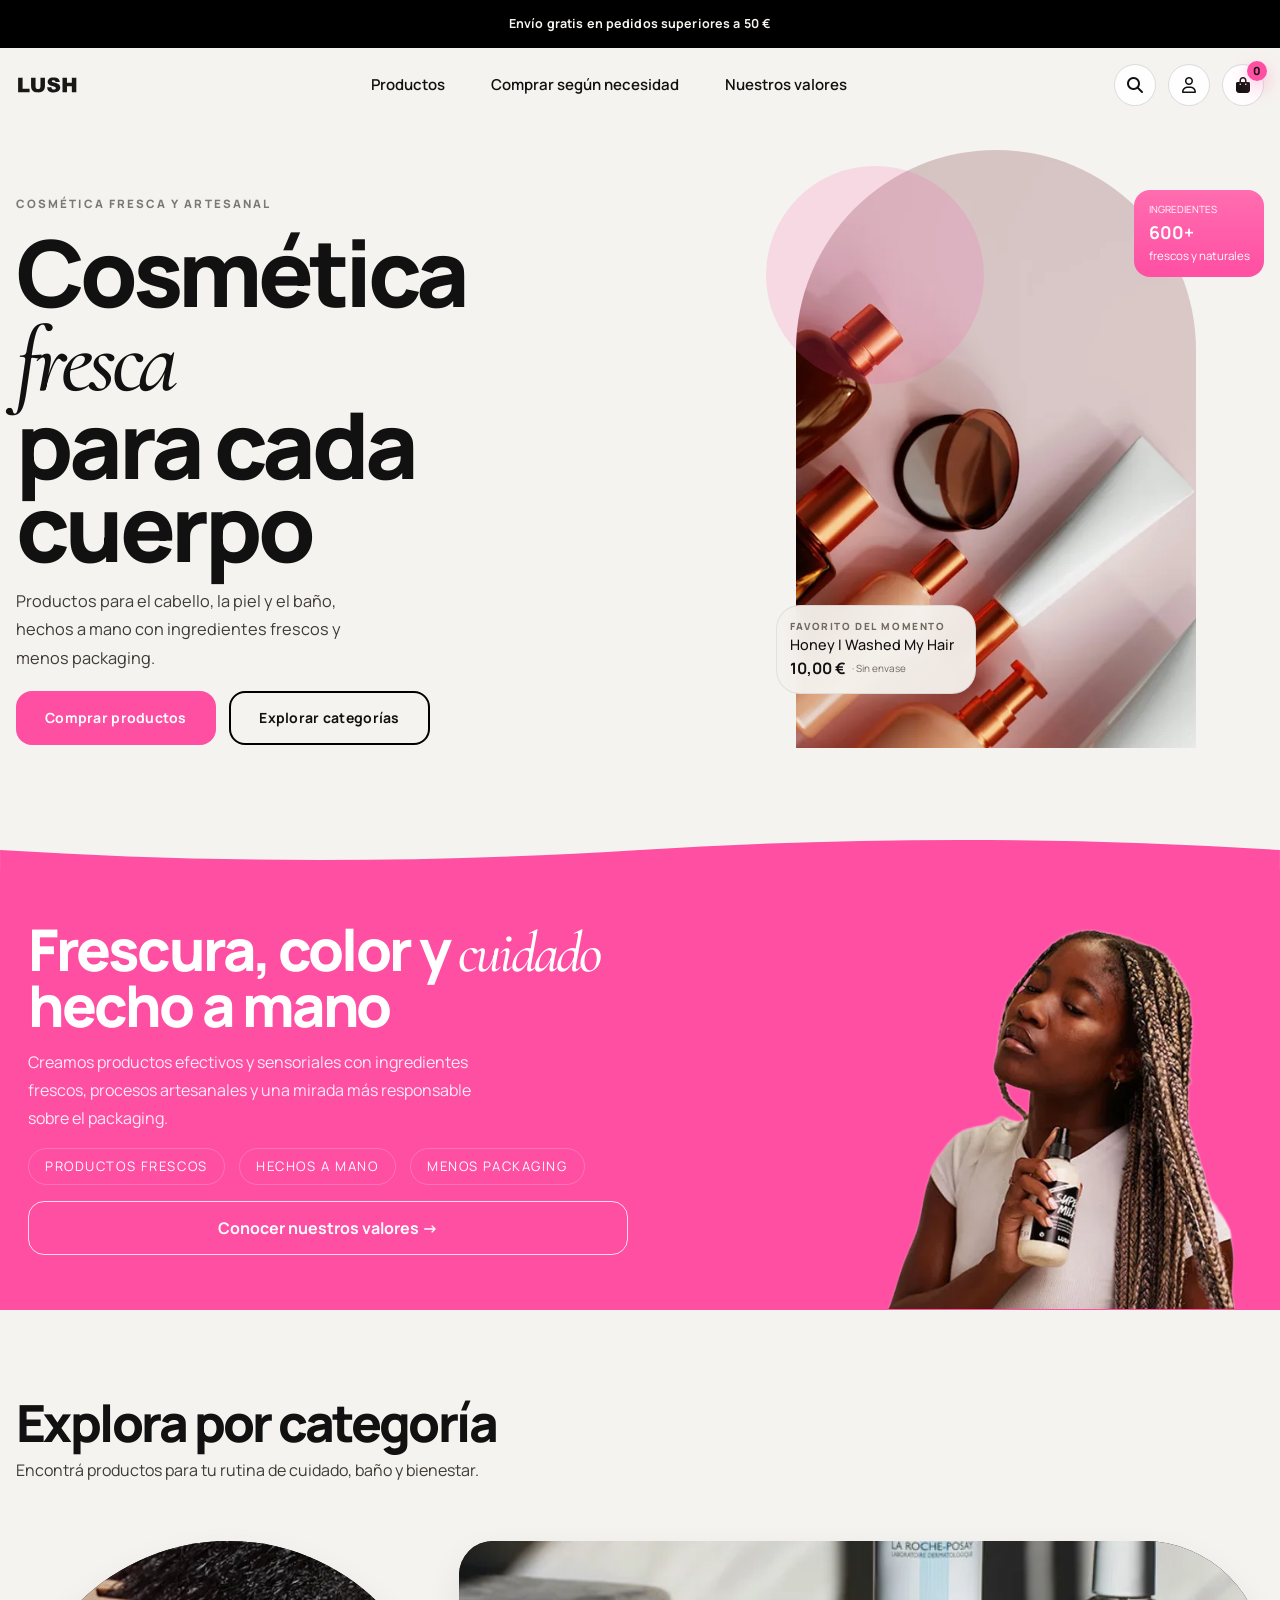
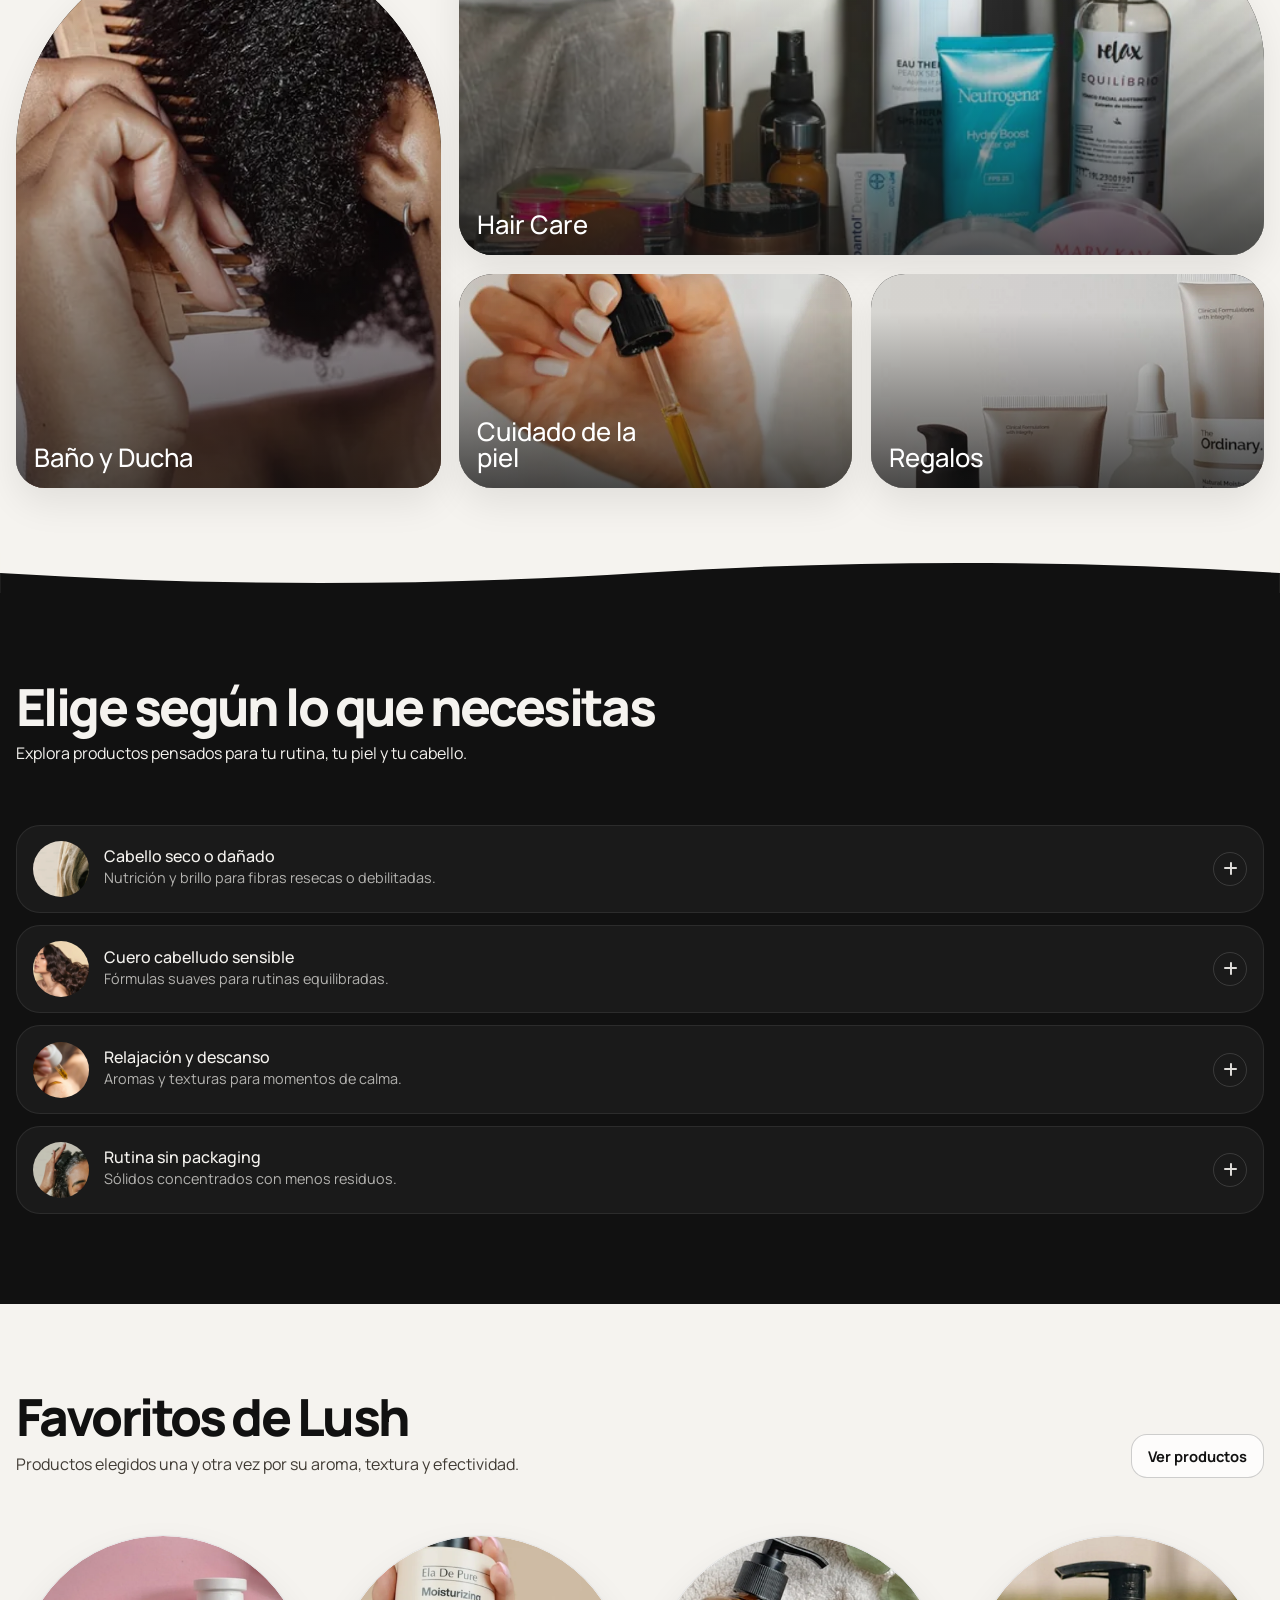
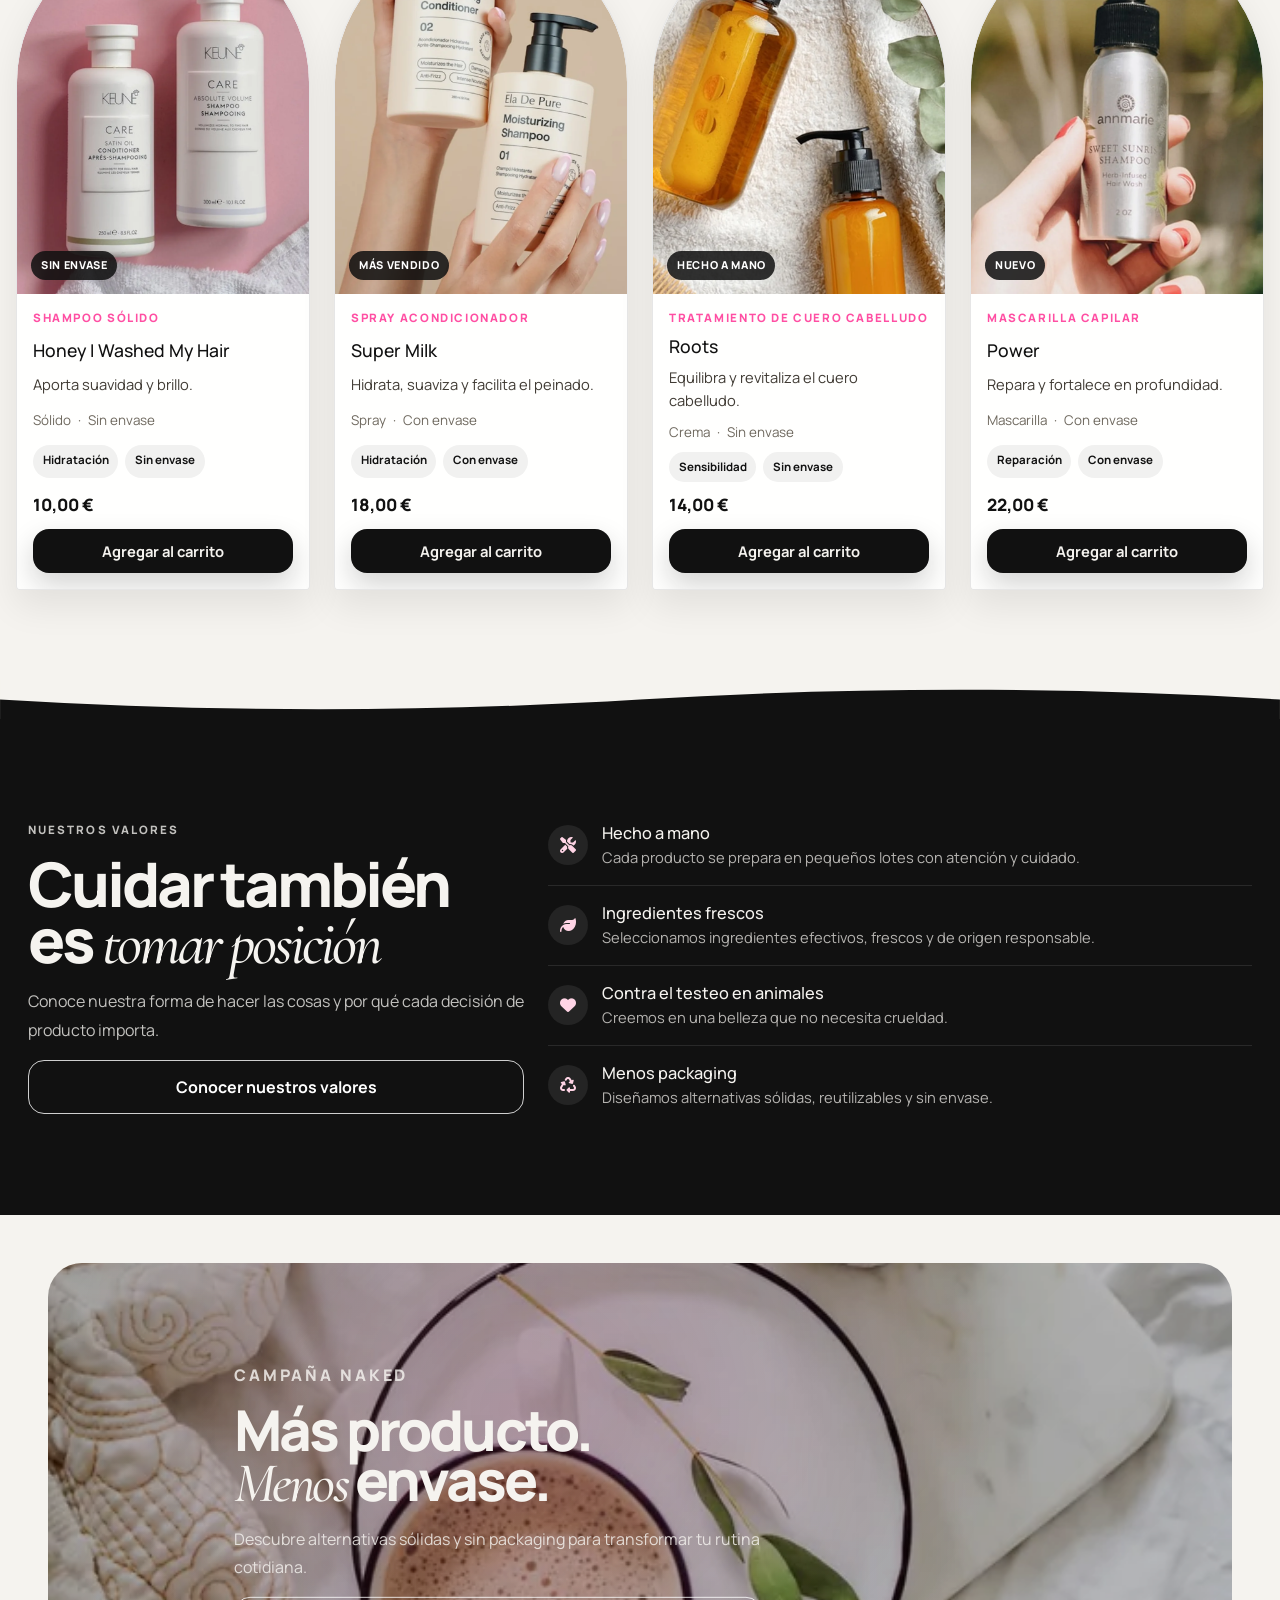
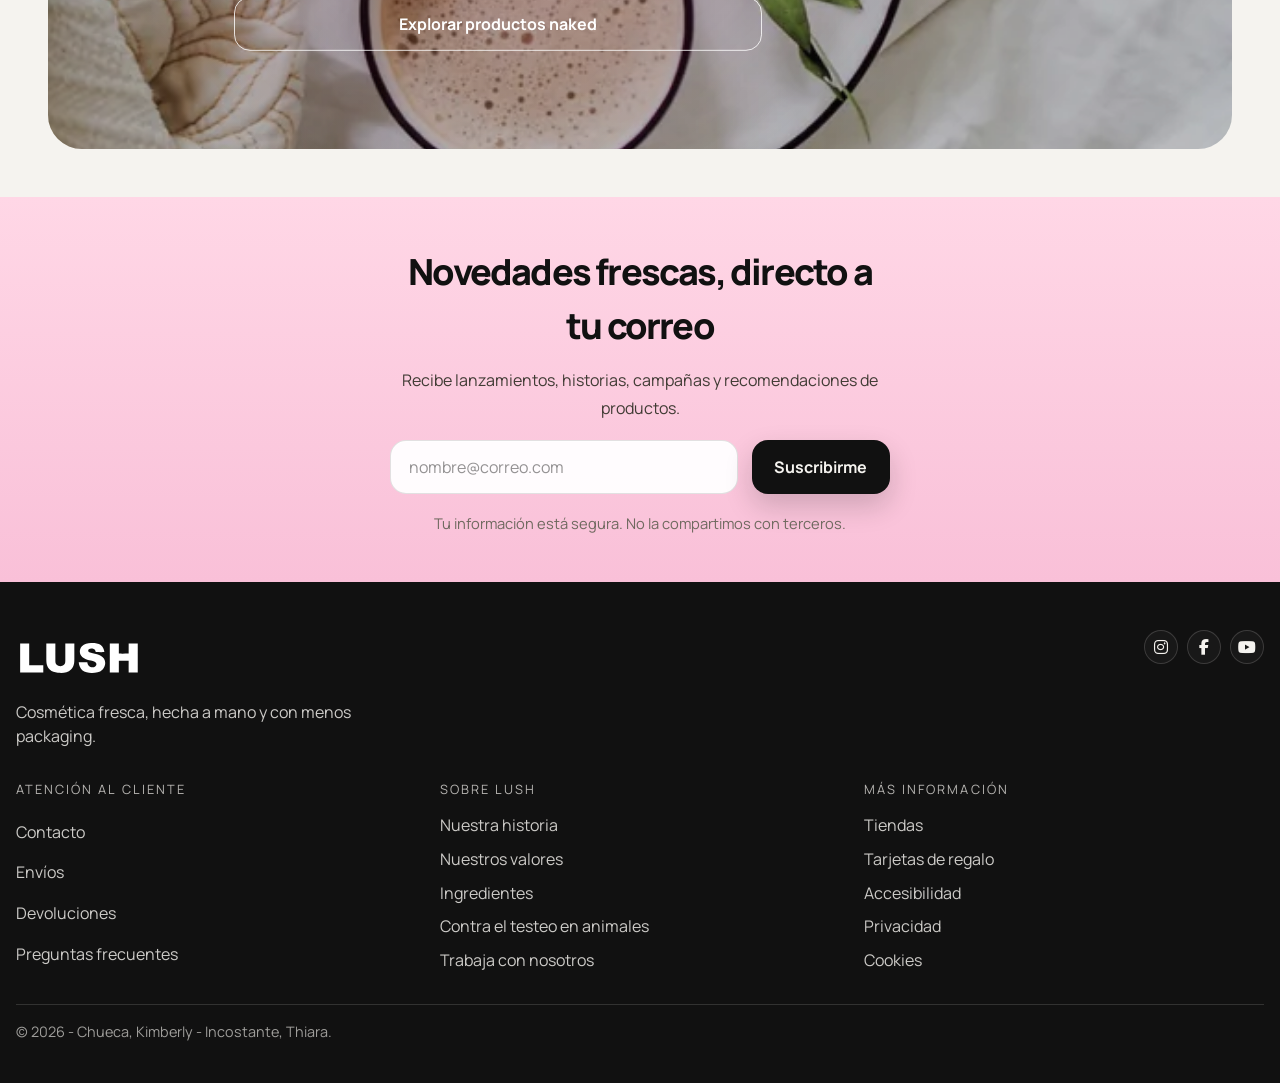
<file: index.html>
<!doctype html>
<html lang="es-ES">
<head>
  <meta charset="utf-8">
  <meta name="viewport" content="width=device-width, initial-scale=1">
  <meta name="description" content="Rediseño de LUSH Cosmetics con una estética premium, navegación clara y experiencia responsive.">
  <title>LUSH Cosmetics | Rediseño</title>
  <link rel="icon" href="assets/lush_tabicon.svg" type="image/svg+xml">
  <link rel="preconnect" href="https://fonts.googleapis.com">
  <link rel="preconnect" href="https://fonts.gstatic.com" crossorigin>
  <link href="https://fonts.googleapis.com/css2?family=Cormorant+Garamond:ital,wght@0,500;0,600;1,500;1,600&family=Manrope:wght@400;500;600;700;800&display=swap" rel="stylesheet">
  <link href="https://cdn.jsdelivr.net/npm/bootstrap@5.3.3/dist/css/bootstrap.min.css" rel="stylesheet">
  <link rel="stylesheet" href="https://cdnjs.cloudflare.com/ajax/libs/font-awesome/6.5.2/css/all.min.css" referrerpolicy="no-referrer">
  <link rel="stylesheet" href="css/estilos.css">
</head>
<body data-page="home" data-asset-base="">
  <div class="site-overlay" data-overlay hidden></div>

  <header class="site-header">
    <div class="announcement-bar">
      <div class="shell announcement-bar__inner">
        Envío gratis en pedidos superiores a 50 €
      </div>
    </div>

    <div class="shell site-header__inner">
      <h1 class="logo brand-logo">
        <a href="index.html" aria-label="LUSH Cosmetics">
          <span class="sr-only">LUSH Cosmetics</span>
        </a>
      </h1>

      <nav class="site-nav site-nav--desktop" aria-label="Principal">
        <a class="site-nav__link" href="secciones/productos.html">Productos</a>
        <a class="site-nav__link" href="#needs">Comprar según necesidad</a>
        <a class="site-nav__link" href="#values">Nuestros valores</a>
      </nav>

      <div class="site-actions">
        <button class="icon-button icon-button--menu" type="button" data-menu-toggle aria-controls="mobile-menu" aria-expanded="false">
          <i class="fa-solid fa-bars" aria-hidden="true"></i>
          <span class="sr-only">Abrir menú</span>
        </button>

        <a class="icon-button icon-button--search" href="secciones/productos.html#catalog" aria-label="Buscar productos">
          <i class="fa-solid fa-magnifying-glass" aria-hidden="true"></i>
        </a>

        <button class="icon-button" type="button" data-account-button aria-label="Mi cuenta">
          <i class="fa-regular fa-user" aria-hidden="true"></i>
        </button>

        <button class="icon-button icon-button--cart" type="button" data-cart-toggle aria-controls="cart-drawer" aria-expanded="false">
          <i class="fa-solid fa-bag-shopping" aria-hidden="true"></i>
          <span class="cart-badge" data-cart-count>0</span>
          <span class="sr-only">Abrir carrito</span>
        </button>
      </div>
    </div>
  </header>

  <nav class="mobile-menu" id="mobile-menu" data-mobile-menu hidden aria-label="Menú móvil">
    <div class="mobile-menu__panel shell">
      <div class="mobile-menu__header">
        <span>Menú</span>
        <button class="icon-button icon-button--close" type="button" data-menu-close aria-label="Cerrar menú">
          <i class="fa-solid fa-xmark" aria-hidden="true"></i>
        </button>
      </div>

      <div class="mobile-menu__links">
        <a href="secciones/productos.html">Productos</a>
        <a href="#categories">Explora por categoría</a>
        <a href="#needs">Elige según lo que necesitas</a>
        <a href="#values">Nuestros valores</a>
        <a href="#newsletter">Novedades</a>
      </div>

      <div class="mobile-menu__actions">
        <a class="button button--ghost button--full" href="secciones/productos.html#catalog">Buscar productos</a>
        <button class="button button--ghost button--full" type="button" data-account-button>Mi cuenta</button>
      </div>
    </div>
  </nav>

  <aside class="cart-drawer" id="cart-drawer" data-cart-drawer hidden aria-label="Carrito de compra">
    <div class="cart-drawer__panel">
      <div class="cart-drawer__header">
        <div>
          <p class="eyebrow eyebrow--small">Tu carrito</p>
          <h2>Lista para llevar</h2>
        </div>
        <button class="icon-button icon-button--close" type="button" data-cart-close aria-label="Cerrar carrito">
          <i class="fa-solid fa-xmark" aria-hidden="true"></i>
        </button>
      </div>

      <div class="cart-drawer__content" data-cart-items></div>

      <div class="cart-drawer__summary">
        <div class="cart-drawer__totals">
          <span>Total</span>
          <strong data-cart-total>0,00 €</strong>
        </div>
        <p class="cart-drawer__shipping" data-cart-shipping>Te faltan 50,00 € para envío gratis.</p>
        <button class="button button--primary button--full" type="button">Finalizar compra</button>
      </div>
    </div>
  </aside>

  <main>
    <section class="hero hero--home">
      <div class="shell hero__grid hero__grid--home row align-items-center g-5">
        <div class="hero__copy col-12 col-lg-5">
          <p class="eyebrow">Cosmética fresca y artesanal</p>
          <h2 class="hero__title">
            Cosmética<br>
            <span class="serif-accent">fresca</span><br>
            para cada<br>
            cuerpo
          </h2>
          <p class="hero__lead">Productos para el cabello, la piel y el baño,
            <br>hechos a mano con ingredientes frescos y
            <br>menos packaging.</p>

          <div class="hero__actions">
            <a class="button button--accent" href="secciones/productos.html">Comprar productos</a>
            <a class="button button--outline" href="#categories">Explorar categorías</a>
          </div>
        </div>

        <div class="hero__visual col-12 col-lg-7">
          <img
          class="hero__visual-image"
          src="assets/webp/imagen-home/home-header-desktop.jpg"
          srcset="assets/webp/imagen-home/home-header-mobile.webp 640w, assets/webp/imagen-home/home-header-tablet.webp 960w, assets/webp/imagen-home/home-header-desktop.jpg 1400w"
          sizes="(min-width: 1200px) 52vw, 100vw"
          alt="Packshots de cosmética fresca de LUSH"
          loading="eager"
          fetchpriority="high">

          <div class="hero__visual-content">
            <div class="hero__tag">
              <span>INGREDIENTES</span>
              <strong>600+</strong>
              <span>frescos y naturales</span>
            </div>

            <article class="hero__floating-card">
              <div class="hero__floating-copy">
                <p class="hero__floating-kicker">Favorito del momento</p>
                <h3>Honey I Washed My Hair</h3>
                <div class="hero__floating-meta">
                  <strong>10,00 €</strong>
                  <p>· Sin envase</p>
                </div>
              </div>
            </article>

            <img class="decor-ellipse decor-ellipse--hero" src="assets/pink_elipse.svg" alt="" aria-hidden="true">
          </div>
        </div>
      </div>
    </section>

    <img class="section-break section-break--pink" src="assets/WaveBottom.svg" alt="" aria-hidden="true">

    <section class="feature-band">
      <div class="shell feature-band__grid row align-items-center g-5">
        <div class="feature-band__copy col-12 col-lg-6">
          <h2>Frescura, color y <span class="serif-accent">cuidado</span> hecho a mano</h2>
          <p>Creamos productos efectivos y sensoriales con ingredientes
            <br>frescos, procesos artesanales y una mirada más responsable
            <br>sobre el packaging.
          </p>

          <ul class="feature-band__facts" aria-label="Características destacadas">
            <li>Productos frescos</li>
            <li>Hechos a mano</li>
            <li>Menos packaging</li>
          </ul>

          <a class="button button--light" href="#values">Conocer nuestros valores →</a>
        </div>

        <div class="feature-band__visual col-12 col-lg-6">
          <img
            src="assets/webp/imagen-home/home-bloque-1-desktop.png "
            srcset="assets/webp/imagen-home/home-bloque-1-mobile.png 640w, assets/webp/imagen-home/home-bloque-1-tablet.png 960w, assets/webp/imagen-home/home-bloque-1-desktop.png 1400w"
            sizes="(min-width: 1200px) 40vw, 100vw"
            alt="Persona con trenzas sujetando un producto LUSH"
            loading="lazy">
        </div>
      </div>
    </section>

    <section class="section section--categories" id="categories">
      <div class="shell section-heading section-heading--home">
        <h2>Explora por categoría</h2>
        <p>Encontrá productos para tu rutina de cuidado, baño y bienestar.</p>
      </div>

      <div class="shell category-grid row g-4">
        <a class="category-card category-card--tall col-12 col-md-6" href="secciones/productos.html">
          <img
            src="assets/webp/imagen-home/home-bloque-2-1-desktop.webp"
            srcset="assets/webp/imagen-home/home-bloque-2-1-mobile.webp 640w, assets/webp/imagen-home/home-bloque-2-1-tablet.webp 960w, assets/webp/imagen-home/home-bloque-2-1-desktop.webp 1400w"
            sizes="(min-width: 1200px) 31vw, 100vw"
            alt="Baño y ducha"
            loading="lazy">
          <div class="category-card__content">
            <h3>Baño y Ducha</h3>
          </div>
        </a>

        <a class="category-card category-card--wide col-12 col-md-6" href="secciones/productos.html">
          <img
            src="assets/webp/imagen-home/home-bloque-2-2-desktop.webp"
            srcset="assets/webp/imagen-home/home-bloque-2-2-mobile.webp 640w, assets/webp/imagen-home/home-bloque-2-2-tablet.webp 960w, assets/webp/imagen-home/home-bloque-2-2-desktop.webp 1400w"
            sizes="(min-width: 1200px) 44vw, 100vw"
            alt="Hair care"
            loading="lazy">
          <div class="category-card__content">
            <h3>Hair Care</h3>
          </div>
        </a>

        <a class="category-card category-card--small col-12 col-md-6" href="secciones/productos.html">
          <img
            src="assets/webp/imagen-home/home-bloque-2-3-desktop.webp"
            srcset="assets/webp/imagen-home/home-bloque-2-3-mobile.webp 640w, assets/webp/imagen-home/home-bloque-2-3-tablet.webp 960w, assets/webp/imagen-home/home-bloque-2-3-desktop.webp 1400w"
            sizes="(min-width: 1200px) 18vw, 100vw"
            alt="Cuidado de la piel"
            loading="lazy">
          <div class="category-card__content">
            <h3>Cuidado de la piel</h3>
          </div>
        </a>

        <a class="category-card category-card--small col-12 col-md-6" href="secciones/productos.html">
          <img
            src="assets/webp/imagen-home/home-bloque-2-4-desktop.webp"
            srcset="assets/webp/imagen-home/home-bloque-2-4-mobile.webp 640w, assets/webp/imagen-home/home-bloque-2-4-tablet.webp 960w, assets/webp/imagen-home/home-bloque-2-4-desktop.webp 1400w"
            sizes="(min-width: 1200px) 18vw, 100vw"
            alt="Regalos"
            loading="lazy">
          <div class="category-card__content">
            <h3>Regalos</h3>
          </div>
        </a>
      </div>
    </section>

    <img class="section-break section-break--dark" src="assets/WaveBottom_black.svg" alt="" aria-hidden="true">

    <section class="section section--needs" id="needs">
      <div class="shell section-heading section-heading--split section-heading--dark">
        <div>
          <h2>Elige según lo que necesitas</h2>
          <p>Explora productos pensados para tu rutina, tu piel y tu cabello.</p>
        </div>
      </div>

      <div class="shell row-list row-list--needs">
        <article class="row-card">
          <img
            src="assets/webp/hair-care/hair-care-bloque-3-1-desktop.webp"
            srcset="assets/webp/hair-care/hair-care-bloque-3-1-mobile.webp 640w, assets/webp/hair-care/hair-care-bloque-3-1-tablet.webp 960w, assets/webp/hair-care/hair-care-bloque-3-1-desktop.webp 1400w"
            sizes="56px"
            alt=""
            aria-hidden="true"
            loading="lazy">
          <div class="row-card__copy">
            <h3>Cabello seco o dañado</h3>
            <p>Nutrición y brillo para fibras resecas o debilitadas.</p>
          </div>
          <span class="row-card__action" aria-hidden="true">
            <i class="fa-solid fa-plus"></i>
          </span>
        </article>

        <article class="row-card">
          <img
            src="assets/webp/hair-care/hair-care-bloque-3-2-desktop.webp"
            srcset="assets/webp/hair-care/hair-care-bloque-3-2-mobile.webp 640w, assets/webp/hair-care/hair-care-bloque-3-2-tablet.webp 960w, assets/webp/hair-care/hair-care-bloque-3-2-desktop.webp 1400w"
            sizes="56px"
            alt=""
            aria-hidden="true"
            loading="lazy">
          <div class="row-card__copy">
            <h3>Cuero cabelludo sensible</h3>
            <p>Fórmulas suaves para rutinas equilibradas.</p>
          </div>
          <span class="row-card__action" aria-hidden="true">
            <i class="fa-solid fa-plus"></i>
          </span>
        </article>

        <article class="row-card">
          <img
            src="assets/webp/hair-care/hair-care-bloque-3-3-desktop.webp"
            srcset="assets/webp/hair-care/hair-care-bloque-3-3-mobile.webp 640w, assets/webp/hair-care/hair-care-bloque-3-3-tablet.webp 960w, assets/webp/hair-care/hair-care-bloque-3-3-desktop.webp 1400w"
            sizes="56px"
            alt=""
            aria-hidden="true"
            loading="lazy">
          <div class="row-card__copy">
            <h3>Relajación y descanso</h3>
            <p>Aromas y texturas para momentos de calma.</p>
          </div>
          <span class="row-card__action" aria-hidden="true">
            <i class="fa-solid fa-plus"></i>
          </span>
        </article>

        <article class="row-card">
          <img
            src="assets/webp/hair-care/hair-care-bloque-3-4-desktop.webp"
            srcset="assets/webp/hair-care/hair-care-bloque-3-4-mobile.webp 640w, assets/webp/hair-care/hair-care-bloque-3-4-tablet.webp 960w, assets/webp/hair-care/hair-care-bloque-3-4-desktop.webp 1400w"
            sizes="56px"
            alt=""
            aria-hidden="true"
            loading="lazy">
          <div class="row-card__copy">
            <h3>Rutina sin packaging</h3>
            <p>Sólidos concentrados con menos residuos.</p>
          </div>
          <span class="row-card__action" aria-hidden="true">
            <i class="fa-solid fa-plus"></i>
          </span>
        </article>
      </div>
    </section>

    <section class="section section--favorites">
      <div class="shell section-heading section-heading--split">
        <div>
          <h2>Favoritos de Lush</h2>
          <p>Productos elegidos una y otra vez por su aroma, textura y efectividad.</p>
        </div>
        <a class="button button--ghost button--small" href="secciones/productos.html">Ver productos</a>
      </div>

      <div class="shell catalog-stack">
        <div class="product-grid product-grid--home row g-4" data-product-list="honey,super-milk,roots,power" data-card-variant="home"></div>

        <div class="catalog-stack-controls" data-home-stack-controls hidden>
          <button class="catalog-stack-arrow catalog-stack-arrow--prev" type="button" data-home-prev aria-label="Producto anterior">
            <i class="fa-solid fa-chevron-left" aria-hidden="true"></i>
          </button>
          <span class="catalog-stack-position" data-home-stack-position aria-live="polite"></span>
          <button class="catalog-stack-arrow catalog-stack-arrow--next" type="button" data-home-next aria-label="Producto siguiente">
            <i class="fa-solid fa-chevron-right" aria-hidden="true"></i>
          </button>
        </div>
      </div>
    </section>

    <img class="section-break section-break--dark" src="assets/WaveBottom_black.svg" alt="" aria-hidden="true">

    <section class="section section--values" id="values">
      <div class="shell values-layout row align-items-center g-5">
        <div class="values-layout__copy col-12 col-lg-5">
          <p class="eyebrow eyebrow--light">Nuestros valores</p>
          <h2>Cuidar también es <span class="serif-accent">tomar posición</span></h2>
          <p>Conoce nuestra forma de hacer las cosas y por qué cada decisión de producto importa.</p>
          <a class="button button--light" href="secciones/productos.html">Conocer nuestros valores</a>
        </div>

        <div class="values-layout__list col-12 col-lg-7" aria-label="Valores de marca">
          <article class="value-row">
            <span class="value-row__icon"><i class="fa-solid fa-screwdriver-wrench"></i></span>
            <div class="value-row__copy">
              <h3>Hecho a mano</h3>
              <p>Cada producto se prepara en pequeños lotes con atención y cuidado.</p>
            </div>
          </article>

          <article class="value-row">
            <span class="value-row__icon"><i class="fa-solid fa-leaf"></i></span>
            <div class="value-row__copy">
              <h3>Ingredientes frescos</h3>
              <p>Seleccionamos ingredientes efectivos, frescos y de origen responsable.</p>
            </div>
          </article>

          <article class="value-row">
            <span class="value-row__icon"><i class="fa-solid fa-heart"></i></span>
            <div class="value-row__copy">
              <h3>Contra el testeo en animales</h3>
              <p>Creemos en una belleza que no necesita crueldad.</p>
            </div>
          </article>

          <article class="value-row">
            <span class="value-row__icon"><i class="fa-solid fa-recycle"></i></span>
            <div class="value-row__copy">
              <h3>Menos packaging</h3>
              <p>Diseñamos alternativas sólidas, reutilizables y sin envase.</p>
            </div>
          </article>
        </div>
      </div>
    </section>

    <section class="campaign">
      <div class="campaign__visual">
        <img
          class="campaign__image"
          src="assets/webp/imagen-home/home-bloque-3-4-desktop.webp"
          srcset="assets/webp/imagen-home/home-bloque-3-4-mobile.webp 640w, assets/webp/imagen-home/home-bloque-3-4-tablet.webp 960w, assets/webp/imagen-home/home-bloque-3-4-desktop.webp 1400w"
          sizes="(min-width: 1200px) 46vw, 100vw"
          alt="Taza con infusión y hojas sobre fondo oscuro"
          loading="lazy">
          
        <div class="campaign__copy">
          <p class="eyebrow eyebrow--light">Campaña naked</p>
          <h2>Más producto. <span class="serif-accent">Menos</span> envase.</h2>
          <p>Descubre alternativas sólidas y sin packaging para transformar tu rutina cotidiana.</p>
          <a class="button button--light" href="secciones/productos.html">Explorar productos naked</a>
        </div>
      </div>


    </section>

    <section class="newsletter" id="newsletter">
      <div class="shell newsletter__panel">
        <div class="newsletter__copy">
          <h2>Novedades frescas, directo a tu correo</h2>
          <p>Recibe lanzamientos, historias, campañas y recomendaciones de productos.</p>
        </div>

        <form class="newsletter__form" data-newsletter-form>
          <label class="field field--email" for="newsletter-email">
            <span class="sr-only">Correo electrónico</span>
            <input id="newsletter-email" name="email" type="email" placeholder="nombre@correo.com" autocomplete="email" required>
          </label>
          <button class="button button--primary" type="submit">Suscribirme</button>
        </form>

        <p class="newsletter__note">Tu información está segura. No la compartimos con terceros.</p>
      </div>
    </section>
  </main>

  <footer class="site-footer">
    <div class="shell site-footer__inner">
      <div class="site-footer__top">
        <div class="site-footer__brand">
          <img src="assets/lush_logo.svg" alt="LUSH Cosmetics" class="site-footer__logo">
          <p>Cosmética fresca, hecha a mano y con menos packaging.</p>
        </div>

        <div class="site-footer__social" aria-label="Redes sociales">
          <a href="#" aria-label="Instagram"><i class="fa-brands fa-instagram" aria-hidden="true"></i></a>
          <a href="#" aria-label="Facebook"><i class="fa-brands fa-facebook-f" aria-hidden="true"></i></a>
          <a href="#" aria-label="YouTube"><i class="fa-brands fa-youtube" aria-hidden="true"></i></a>
        </div>
      </div>

      <div class="site-footer__columns">
        <div class="footer-column">
          <p class="footer-column__title">Atención al cliente</p>
          <a href="#">Contacto</a>
          <a href="#">Envíos</a>
          <a href="#">Devoluciones</a>
          <a href="#">Preguntas frecuentes</a>
        </div>

        <div class="footer-column">
          <p class="footer-column__title">Sobre Lush</p>
          <a href="#values">Nuestra historia</a>
          <a href="#values">Nuestros valores</a>
          <a href="#values">Ingredientes</a>
          <a href="#values">Contra el testeo en animales</a>
          <a href="#values">Trabaja con nosotros</a>
        </div>

        <div class="footer-column">
          <p class="footer-column__title">Más información</p>
          <a href="#">Tiendas</a>
          <a href="#">Tarjetas de regalo</a>
          <a href="#">Accesibilidad</a>
          <a href="#">Privacidad</a>
          <a href="#">Cookies</a>
        </div>
      </div>

      <div class="site-footer__legal">© 2026 - Chueca, Kimberly - Incostante, Thiara.</div>
    </div>
  </footer>

  <script src="js/main.js" defer></script>
</body>
</html>
</file>
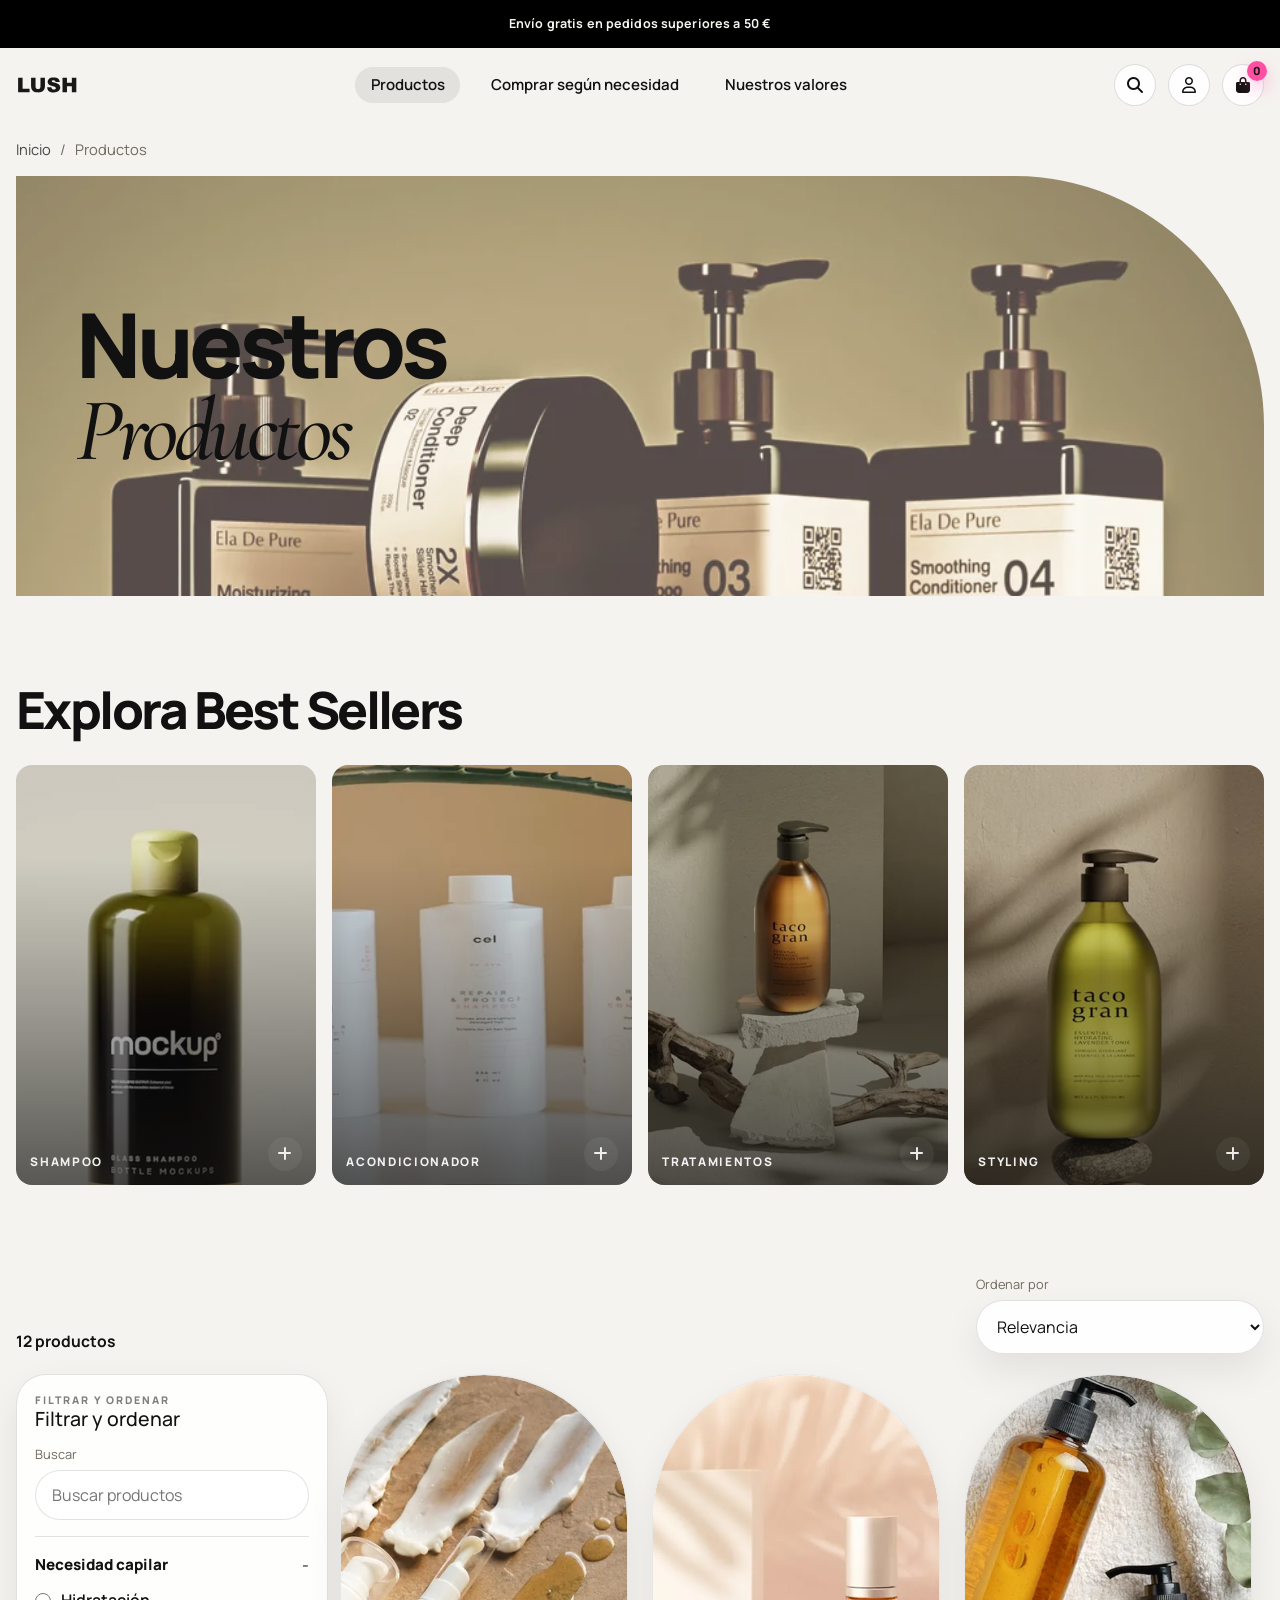
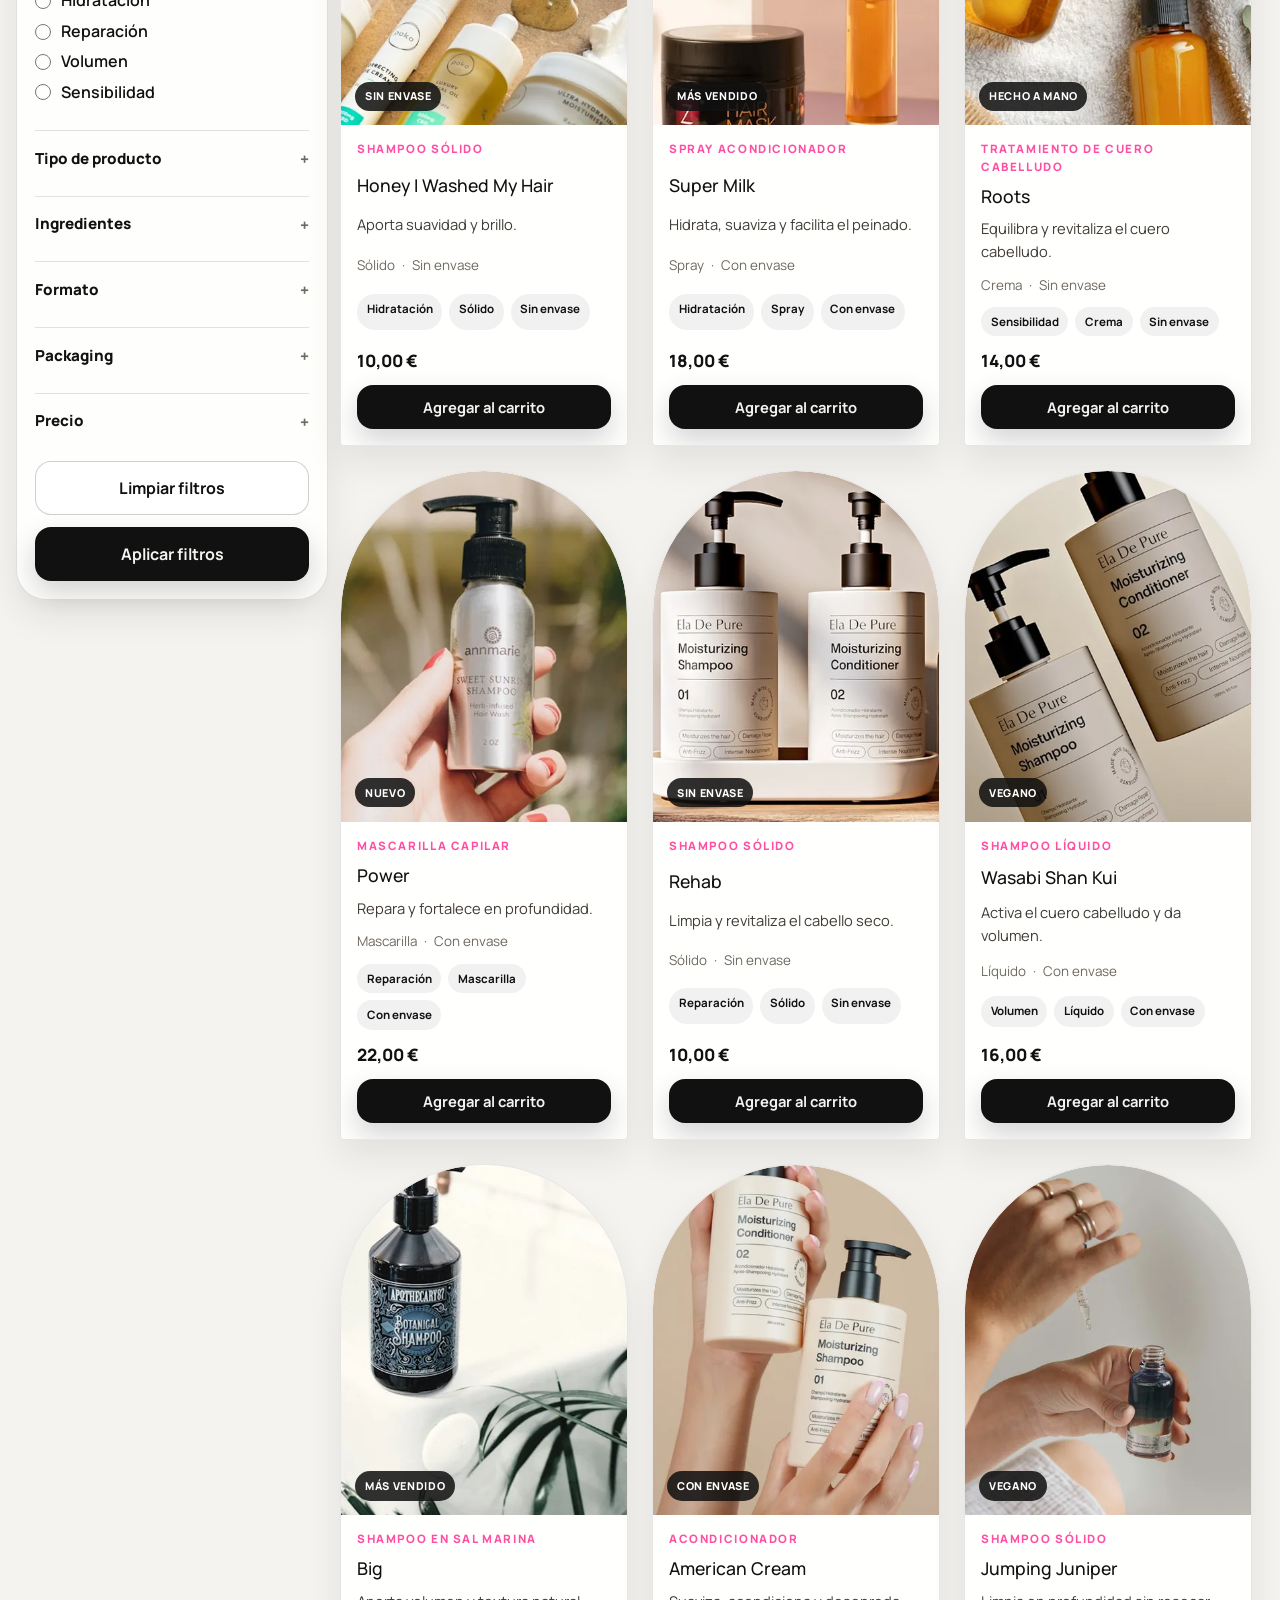
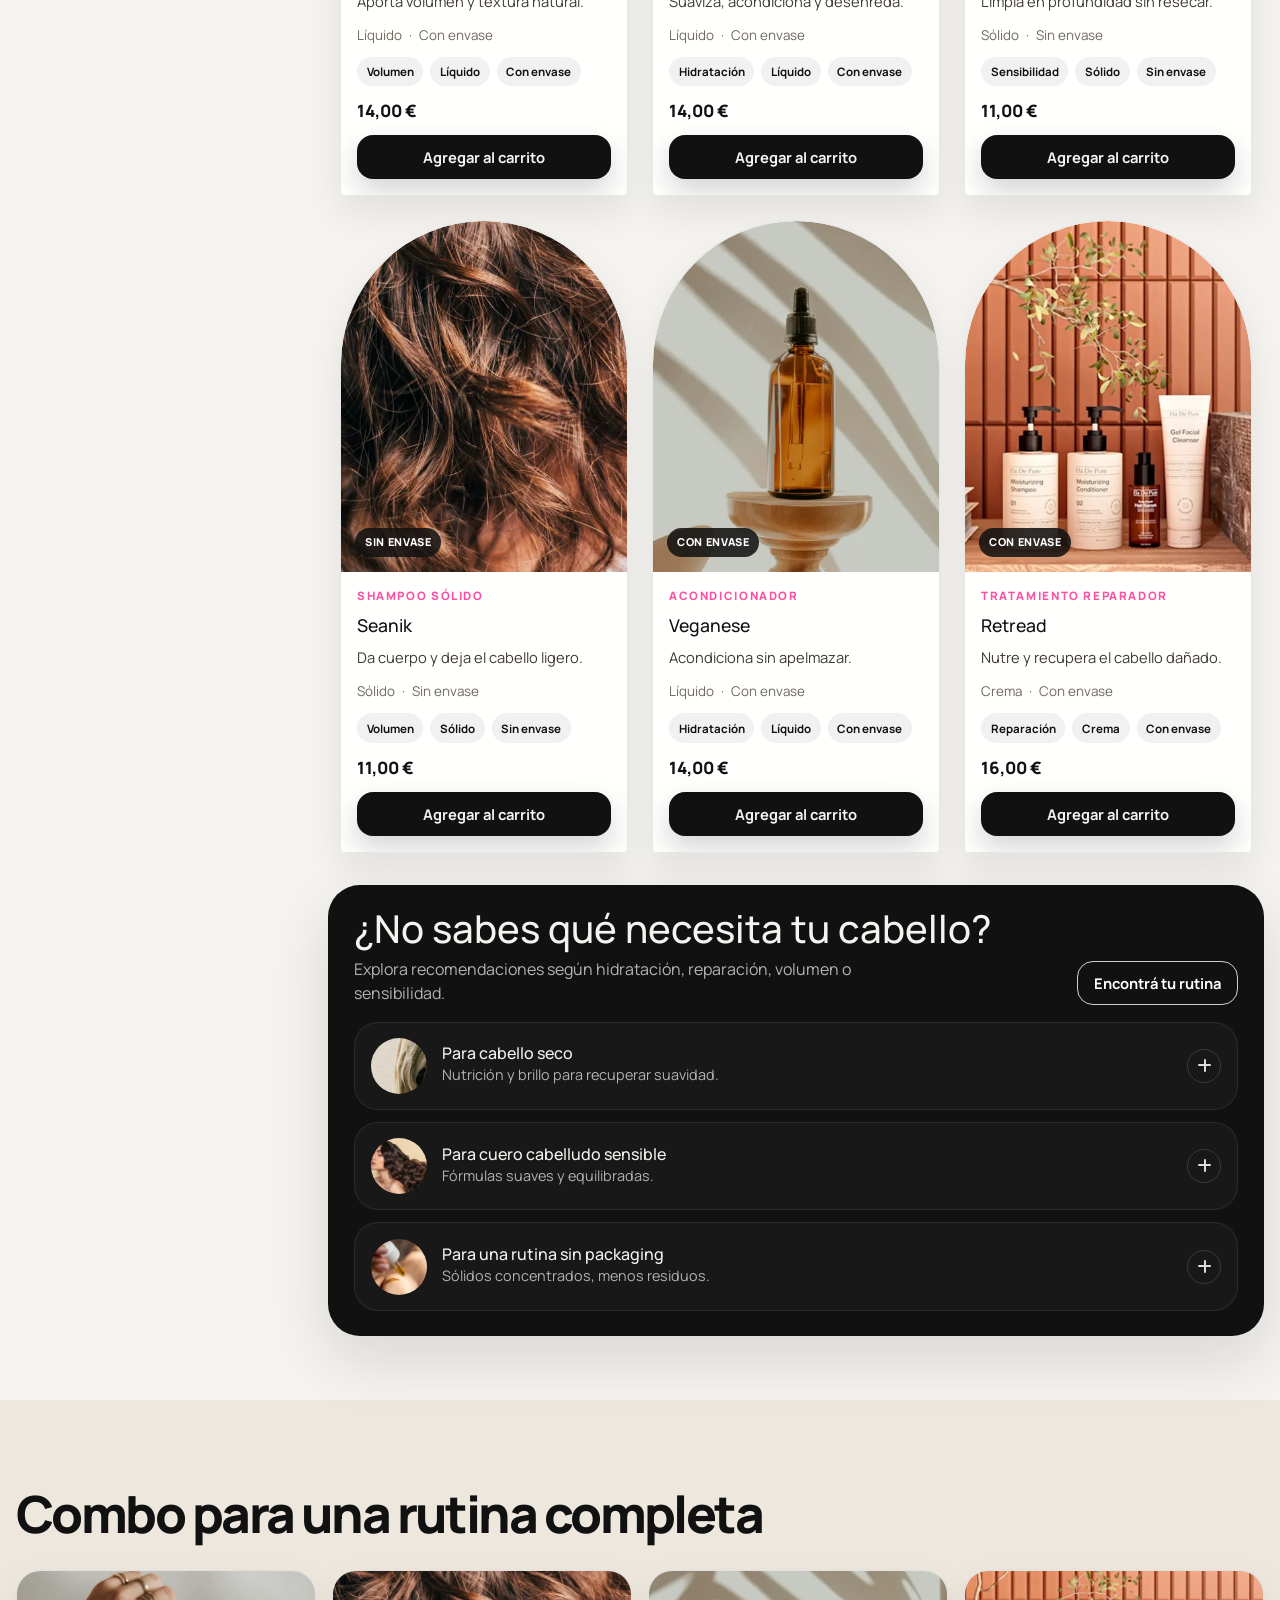
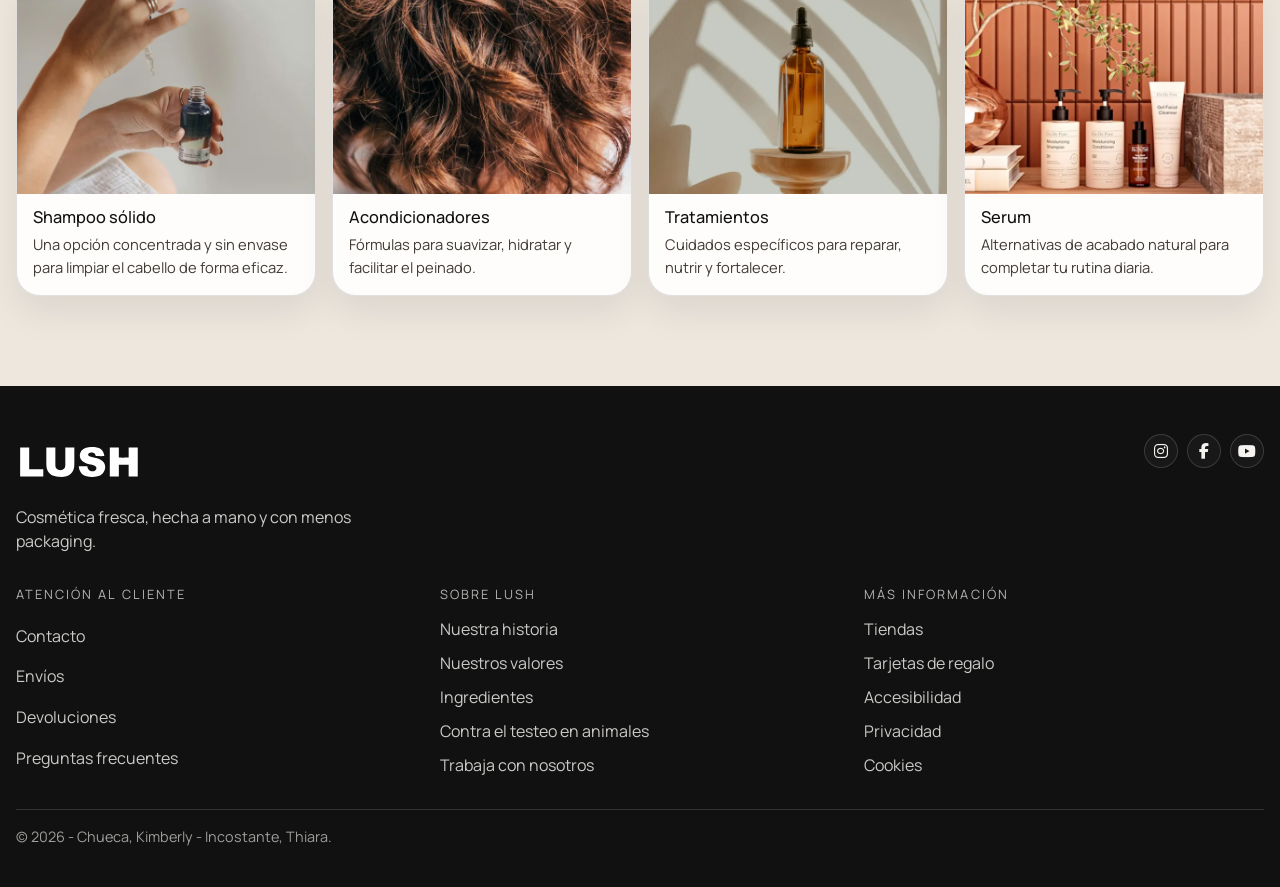
<file: secciones/productos.html>
<!doctype html>
<html lang="es-ES">
<head>
  <meta charset="utf-8">
  <meta name="viewport" content="width=device-width, initial-scale=1">
  <meta name="description" content="Catálogo de productos LUSH Cosmetics con filtros, búsqueda y carrito interactivo.">
  <title>Productos | LUSH Cosmetics</title>
  <link rel="icon" href="../assets/lush_tabicon.svg" type="image/svg+xml">
  <link rel="preconnect" href="https://fonts.googleapis.com">
  <link rel="preconnect" href="https://fonts.gstatic.com" crossorigin>
  <link href="https://fonts.googleapis.com/css2?family=Cormorant+Garamond:ital,wght@0,500;0,600;1,500;1,600&family=Manrope:wght@400;500;600;700;800&display=swap" rel="stylesheet">
  <link href="https://cdn.jsdelivr.net/npm/bootstrap@5.3.3/dist/css/bootstrap.min.css" rel="stylesheet">
  <link rel="stylesheet" href="https://cdnjs.cloudflare.com/ajax/libs/font-awesome/6.5.2/css/all.min.css" referrerpolicy="no-referrer">
  <link rel="stylesheet" href="https://cdn.jsdelivr.net/npm/swiper@11/swiper-bundle.min.css">
  <link rel="stylesheet" href="../css/estilos.css">
</head>
<body data-page="products" data-asset-base="../">
  <div class="site-overlay" data-overlay hidden></div>

  <header class="site-header">
    <div class="announcement-bar">
      <div class="shell announcement-bar__inner">
        Envío gratis en pedidos superiores a 50 €
      </div>
    </div>

    <div class="shell site-header__inner">
      <h1 class="logo brand-logo">
        <a href="../index.html" aria-label="LUSH Cosmetics">
          <span class="sr-only">LUSH Cosmetics</span>
        </a>
      </h1>

      <nav class="site-nav site-nav--desktop" aria-label="Principal">
        <a class="site-nav__link" href="productos.html" aria-current="page">Productos</a>
        <a class="site-nav__link" href="../index.html#needs">Comprar según necesidad</a>
        <a class="site-nav__link" href="../index.html#values">Nuestros valores</a>
      </nav>

      <div class="site-actions">
        <button class="icon-button icon-button--menu" type="button" data-menu-toggle aria-controls="mobile-menu" aria-expanded="false">
          <i class="fa-solid fa-bars" aria-hidden="true"></i>
          <span class="sr-only">Abrir menú</span>
        </button>

        <a class="icon-button icon-button--search" href="#catalog" aria-label="Buscar productos">
          <i class="fa-solid fa-magnifying-glass" aria-hidden="true"></i>
        </a>

        <button class="icon-button" type="button" data-account-button aria-label="Mi cuenta">
          <i class="fa-regular fa-user" aria-hidden="true"></i>
        </button>

        <button class="icon-button icon-button--cart" type="button" data-cart-toggle aria-controls="cart-drawer" aria-expanded="false">
          <i class="fa-solid fa-bag-shopping" aria-hidden="true"></i>
          <span class="cart-badge" data-cart-count>0</span>
          <span class="sr-only">Abrir carrito</span>
        </button>
      </div>
    </div>
  </header>

  <nav class="mobile-menu" id="mobile-menu" data-mobile-menu hidden aria-label="Menú móvil">
    <div class="mobile-menu__panel shell">
      <div class="mobile-menu__header">
        <span>Menú</span>
        <button class="icon-button icon-button--close" type="button" data-menu-close aria-label="Cerrar menú">
          <i class="fa-solid fa-xmark" aria-hidden="true"></i>
        </button>
      </div>

      <div class="mobile-menu__links">
        <a href="productos.html" aria-current="page">Productos</a>
        <a href="../index.html#categories">Explora por categoría</a>
        <a href="../index.html#needs">Elige según lo que necesitas</a>
        <a href="../index.html#values">Nuestros valores</a>
        <a href="#newsletter">Novedades</a>
      </div>

      <div class="mobile-menu__actions">
        <a class="button button--ghost button--full" href="#catalog">Buscar productos</a>
        <button class="button button--ghost button--full" type="button" data-account-button>Mi cuenta</button>
      </div>
    </div>
  </nav>

  <aside class="cart-drawer" id="cart-drawer" data-cart-drawer hidden aria-label="Carrito de compra">
    <div class="cart-drawer__panel">
      <div class="cart-drawer__header">
        <div>
          <p class="eyebrow eyebrow--small">Tu carrito</p>
          <h2>Lista para llevar</h2>
        </div>
        <button class="icon-button icon-button--close" type="button" data-cart-close aria-label="Cerrar carrito">
          <i class="fa-solid fa-xmark" aria-hidden="true"></i>
        </button>
      </div>

      <div class="cart-drawer__content" data-cart-items></div>

      <div class="cart-drawer__summary">
        <div class="cart-drawer__totals">
          <span>Total</span>
          <strong data-cart-total>0,00 €</strong>
        </div>
        <p class="cart-drawer__shipping" data-cart-shipping>Te faltan 50,00 € para envío gratis.</p>
        <button class="button button--primary button--full" type="button">Finalizar compra</button>
      </div>
    </div>
  </aside>

  <main>
    <nav class="shell breadcrumb" aria-label="Miga de pan">
      <a href="../index.html">Inicio</a>
      <span aria-hidden="true">/</span>
      <span>Productos</span>
    </nav>

    <section class="hero hero--products">
      <div class="shell hero__grid hero__grid--products row align-items-center g-5">
        <img
          class="hero__visual-image--products"
          src="../assets/webp/hair-care/hair-care-header-desktop.webp"
          srcset="../assets/webp/hair-care/hair-care-header-mobile.webp 640w, ../assets/webp/hair-care/hair-care-header-tablet.webp 960w, ../assets/webp/hair-care/hair-care-header-desktop.webp 1400w"
          sizes="(min-width: 1200px) 56vw, 100vw"
          alt="Colección Hair Care de LUSH"
          loading="eager"
          fetchpriority="high">
        <div class="hero__copy hero__copy--products col-12 col-lg-5">
          <h2 class="hero__title hero__title--products">
            Nuestros<br>
            <span class="serif-accent">Productos</span>
          </h2>
        </div>

      </div>
    </section>

    <section class="section section--bestsellers" id="best-sellers">
      <div class="shell section-heading">
        <h2>Explora Best Sellers</h2>
      </div>

      <div class="shell seller-grid row g-4">
        <button class="seller-card seller-card--one col-12 col-md-6 col-xl-3" type="button" data-type-chip="Shampoo">
          <img
            src="../assets/webp/hair-care/hair-care-bloque-2-1-desktop.webp"
            srcset="../assets/webp/hair-care/hair-care-bloque-2-1-mobile.webp 640w, ../assets/webp/hair-care/hair-care-bloque-2-1-tablet.webp 960w, ../assets/webp/hair-care/hair-care-bloque-2-1-desktop.webp 1400w"
            sizes="(min-width: 1200px) 24vw, 50vw"
            alt=""
            aria-hidden="true"
            loading="lazy">
          <span class="seller-card__label">Shampoo</span>
          <span class="seller-card__action" aria-hidden="true"><i class="fa-solid fa-plus"></i></span>
        </button>

        <button class="seller-card seller-card--two col-12 col-md-6 col-xl-3" type="button" data-type-chip="Acondicionador">
          <img
            src="../assets/webp/hair-care/hair-care-bloque-2-2-desktop.webp"
            srcset="../assets/webp/hair-care/hair-care-bloque-2-2-mobile.webp 640w, ../assets/webp/hair-care/hair-care-bloque-2-2-tablet.webp 960w, ../assets/webp/hair-care/hair-care-bloque-2-2-desktop.webp 1400w"
            sizes="(min-width: 1200px) 24vw, 50vw"
            alt=""
            aria-hidden="true"
            loading="lazy">
          <span class="seller-card__label">Acondicionador</span>
          <span class="seller-card__action" aria-hidden="true"><i class="fa-solid fa-plus"></i></span>
        </button>

        <button class="seller-card seller-card--three col-12 col-md-6 col-xl-3" type="button" data-type-chip="Tratamientos">
          <img
            src="../assets/webp/hair-care/hair-care-bloque-2-3-desktop.webp"
            srcset="../assets/webp/hair-care/hair-care-bloque-2-3-mobile.webp 640w, ../assets/webp/hair-care/hair-care-bloque-2-3-tablet.webp 960w, ../assets/webp/hair-care/hair-care-bloque-2-3-desktop.webp 1400w"
            sizes="(min-width: 1200px) 24vw, 50vw"
            alt=""
            aria-hidden="true"
            loading="lazy">
          <span class="seller-card__label">Tratamientos</span>
          <span class="seller-card__action" aria-hidden="true"><i class="fa-solid fa-plus"></i></span>
        </button>

        <button class="seller-card seller-card--four col-12 col-md-6 col-xl-3" type="button" data-type-chip="Styling">
          <img
            src="../assets/webp/hair-care/hair-care-bloque-2-4-desktop.webp"
            srcset="../assets/webp/hair-care/hair-care-bloque-2-4-mobile.webp 640w, ../assets/webp/hair-care/hair-care-bloque-2-4-tablet.webp 960w, ../assets/webp/hair-care/hair-care-bloque-2-4-desktop.webp 1400w"
            sizes="(min-width: 1200px) 24vw, 50vw"
            alt=""
            aria-hidden="true"
            loading="lazy">
          <span class="seller-card__label">Styling</span>
          <span class="seller-card__action" aria-hidden="true"><i class="fa-solid fa-plus"></i></span>
        </button>
      </div>
    </section>

    <section class="section section--catalog" id="catalog">
      <div class="shell catalog-toolbar">
        <strong class="catalog-toolbar__count"><span data-results-count>12</span> productos</strong>

        <button class="button button--ghost filters-toggle" type="button" data-filters-toggle aria-controls="filters-panel" aria-expanded="false">
          <i class="fa-solid fa-sliders" aria-hidden="true"></i>
          Filtrar productos
        </button>

        <label class="catalog-sort">
          <span class="catalog-sort__label">Ordenar por</span>
          <select data-sort-select>
            <option value="relevance">Relevancia</option>
            <option value="featured">Más vendidos</option>
            <option value="price-asc">Precio: menor a mayor</option>
            <option value="price-desc">Precio: mayor a menor</option>
            <option value="newest">Novedades</option>
          </select>
        </label>
      </div>

      <div class="shell catalog-layout row g-4 align-items-start">
        <aside class="filters-panel col-12 col-lg-3" id="filters-panel" data-filters-panel>
          <div class="filters-panel__header">
            <div>
              <p class="eyebrow eyebrow--small">Filtrar y ordenar</p>
              <h2>Filtrar y ordenar</h2>
            </div>
            <button class="icon-button icon-button--close filters-panel__close" type="button" data-filters-close aria-label="Cerrar filtros">
              <i class="fa-solid fa-xmark" aria-hidden="true"></i>
            </button>
          </div>

          <label class="filters-search" for="catalog-search">
            <span class="filters-search__label">Buscar</span>
            <input id="catalog-search" type="search" name="search" placeholder="Buscar productos" autocomplete="off" data-search-input>
          </label>

          <form class="filters-form" data-filters-form>
            <details class="filter-accordion" open>
              <summary>Necesidad capilar</summary>
              <div class="filter-accordion__content">
                <label><input type="radio" name="need" value="Hidratación">Hidratación</label>
                <label><input type="radio" name="need" value="Reparación">Reparación</label>
                <label><input type="radio" name="need" value="Volumen">Volumen</label>
                <label><input type="radio" name="need" value="Sensibilidad">Sensibilidad</label>
              </div>
            </details>

            <details class="filter-accordion">
              <summary>Tipo de producto</summary>
              <div class="filter-accordion__content">
                <label><input type="checkbox" name="hairType" value="Seco">Seco</label>
                <label><input type="checkbox" name="hairType" value="Graso">Graso</label>
                <label><input type="checkbox" name="hairType" value="Normal">Normal</label>
                <label><input type="checkbox" name="hairType" value="Rizado">Rizado</label>
              </div>
            </details>

            <details class="filter-accordion">
              <summary>Ingredientes</summary>
              <div class="filter-accordion__content">
                <label><input type="checkbox" name="ingredient" value="Miel">Miel</label>
                <label><input type="checkbox" name="ingredient" value="Leche de almendras">Leche de almendras</label>
                <label><input type="checkbox" name="ingredient" value="Menta">Menta</label>
                <label><input type="checkbox" name="ingredient" value="Jojoba">Jojoba</label>
                <label><input type="checkbox" name="ingredient" value="Banana">Banana</label>
                <label><input type="checkbox" name="ingredient" value="Lavanda">Lavanda</label>
                <label><input type="checkbox" name="ingredient" value="Wasabi">Wasabi</label>
                <label><input type="checkbox" name="ingredient" value="Sal marina">Sal marina</label>
              </div>
            </details>

            <details class="filter-accordion">
              <summary>Formato</summary>
              <div class="filter-accordion__content">
                <label><input type="checkbox" name="format" value="Sólido">Sólido</label>
                <label><input type="checkbox" name="format" value="Líquido">Líquido</label>
                <label><input type="checkbox" name="format" value="Spray">Spray</label>
                <label><input type="checkbox" name="format" value="Crema">Crema</label>
                <label><input type="checkbox" name="format" value="Mascarilla">Mascarilla</label>
              </div>
            </details>

            <details class="filter-accordion">
              <summary>Packaging</summary>
              <div class="filter-accordion__content">
                <label><input type="checkbox" name="packaging" value="Sin envase">Sin envase</label>
                <label><input type="checkbox" name="packaging" value="Con envase">Con envase</label>
              </div>
            </details>

            <details class="filter-accordion">
              <summary>Precio</summary>
              <div class="filter-accordion__content">
                <label><input type="radio" name="price" value="all" checked>Todos</label>
                <label><input type="radio" name="price" value="under12">Menos de 12 €</label>
                <label><input type="radio" name="price" value="12to18">Entre 12 € y 18 €</label>
                <label><input type="radio" name="price" value="over18">Más de 18 €</label>
              </div>
            </details>

            <div class="filters-form__actions">
              <button class="button button--ghost button--full" type="button" data-filters-clear>Limpiar filtros</button>
              <button class="button button--primary button--full" type="button" data-filters-apply>Aplicar filtros</button>
            </div>
          </form>
        </aside>

        <section class="catalog-results col-12 col-lg-9">
          <div class="catalog-stack swiper" data-catalog-swiper>
            <div class="catalog-grid row g-4 swiper-wrapper" data-catalog-grid></div>

            <div class="catalog-stack-controls" data-catalog-stack-controls hidden>
              <button class="catalog-stack-arrow catalog-stack-arrow--prev swiper-button-prev" type="button" data-catalog-prev aria-label="Producto anterior">
                <i class="fa-solid fa-chevron-left" aria-hidden="true"></i>
              </button>
              <span class="catalog-stack-position" data-catalog-stack-position aria-live="polite"></span>
              <button class="catalog-stack-arrow catalog-stack-arrow--next swiper-button-next" type="button" data-catalog-next aria-label="Producto siguiente">
                <i class="fa-solid fa-chevron-right" aria-hidden="true"></i>
              </button>
            </div>
          </div>

          <p class="catalog-empty" data-empty-state hidden>
            No encontramos productos con esos filtros. Prueba con otra combinación o limpia los filtros.
          </p>
        </section>
      </div>
    </section>

    <section class="section section--guidance">
      <div class="shell row">
        <div class="guidance-panel col-12 offset-lg-3 col-lg-9">
        <div class="guidance-panel__header">
          <div>
            <h2>¿No sabes qué necesita tu cabello?</h2>
            <p>Explora recomendaciones según hidratación, reparación, volumen o sensibilidad.</p>
          </div>
          <button class="button button--light button--small" type="button" data-clear-catalog-filters>Encontrá tu rutina</button>
        </div>

        <div class="guidance-rows">
          <button class="row-card row-card--dark" type="button" data-quick-filter='{"need":["Hidratación"],"hairType":["Seco"]}'>
            <img
              src="../assets/webp/hair-care/hair-care-bloque-3-1-desktop.webp"
              srcset="../assets/webp/hair-care/hair-care-bloque-3-1-mobile.webp 640w, ../assets/webp/hair-care/hair-care-bloque-3-1-tablet.webp 960w, ../assets/webp/hair-care/hair-care-bloque-3-1-desktop.webp 1400w"
              sizes="56px"
              alt=""
              aria-hidden="true"
              loading="lazy">
            <div class="row-card__copy">
              <h3>Para cabello seco</h3>
              <p>Nutrición y brillo para recuperar suavidad.</p>
            </div>
            <span class="row-card__action" aria-hidden="true"><i class="fa-solid fa-plus"></i></span>
          </button>

          <button class="row-card row-card--dark" type="button" data-quick-filter='{"need":["Sensibilidad"]}'>
            <img
              src="../assets/webp/hair-care/hair-care-bloque-3-2-desktop.webp"
              srcset="../assets/webp/hair-care/hair-care-bloque-3-2-mobile.webp 640w, ../assets/webp/hair-care/hair-care-bloque-3-2-tablet.webp 960w, ../assets/webp/hair-care/hair-care-bloque-3-2-desktop.webp 1400w"
              sizes="56px"
              alt=""
              aria-hidden="true"
              loading="lazy">
            <div class="row-card__copy">
              <h3>Para cuero cabelludo sensible</h3>
              <p>Fórmulas suaves y equilibradas.</p>
            </div>
            <span class="row-card__action" aria-hidden="true"><i class="fa-solid fa-plus"></i></span>
          </button>

          <button class="row-card row-card--dark" type="button" data-quick-filter='{"packaging":["Sin envase"]}'>
            <img
              src="../assets/webp/hair-care/hair-care-bloque-3-3-desktop.webp"
              srcset="../assets/webp/hair-care/hair-care-bloque-3-3-mobile.webp 640w, ../assets/webp/hair-care/hair-care-bloque-3-3-tablet.webp 960w, ../assets/webp/hair-care/hair-care-bloque-3-3-desktop.webp 1400w"
              sizes="56px"
              alt=""
              aria-hidden="true"
              loading="lazy">
            <div class="row-card__copy">
              <h3>Para una rutina sin packaging</h3>
              <p>Sólidos concentrados, menos residuos.</p>
            </div>
            <span class="row-card__action" aria-hidden="true"><i class="fa-solid fa-plus"></i></span>
          </button>
        </div>
        </div>
      </div>
    </section>

    <section class="section section--combo">
      <div class="shell section-heading">
        <h2>Combo para una rutina completa</h2>
      </div>

      <div class="shell combo-grid row g-4">
        <article class="combo-card col-12 col-md-6 col-xl-3">
          <img
            src="../assets/webp/hair-care/hair-care-bloque-5-1-desktop.webp"
            srcset="../assets/webp/hair-care/hair-care-bloque-5-1-mobile.webp 640w, ../assets/webp/hair-care/hair-care-bloque-5-1-tablet.webp 960w, ../assets/webp/hair-care/hair-care-bloque-5-1-desktop.webp 1400w"
            sizes="(min-width: 1200px) 25vw, 100vw"
            alt="Shampoo sólido"
            loading="lazy">
          <div class="combo-card__copy">
            <h3>Shampoo sólido</h3>
            <p>Una opción concentrada y sin envase para limpiar el cabello de forma eficaz.</p>
          </div>
        </article>

        <article class="combo-card col-12 col-md-6 col-xl-3">
          <img
            src="../assets/webp/hair-care/hair-care-bloque-5-2-desktop.webp"
            srcset="../assets/webp/hair-care/hair-care-bloque-5-2-mobile.webp 640w, ../assets/webp/hair-care/hair-care-bloque-5-2-tablet.webp 960w, ../assets/webp/hair-care/hair-care-bloque-5-2-desktop.webp 1400w"
            sizes="(min-width: 1200px) 25vw, 100vw"
            alt="Acondicionadores"
            loading="lazy">
          <div class="combo-card__copy">
            <h3>Acondicionadores</h3>
            <p>Fórmulas para suavizar, hidratar y facilitar el peinado.</p>
          </div>
        </article>

        <article class="combo-card col-12 col-md-6 col-xl-3">
          <img
            src="../assets/webp/hair-care/hair-care-bloque-5-3-desktop.webp"
            srcset="../assets/webp/hair-care/hair-care-bloque-5-3-mobile.webp 640w, ../assets/webp/hair-care/hair-care-bloque-5-3-tablet.webp 960w, ../assets/webp/hair-care/hair-care-bloque-5-3-desktop.webp 1400w"
            sizes="(min-width: 1200px) 25vw, 100vw"
            alt="Tratamientos"
            loading="lazy">
          <div class="combo-card__copy">
            <h3>Tratamientos</h3>
            <p>Cuidados específicos para reparar, nutrir y fortalecer.</p>
          </div>
        </article>

        <article class="combo-card col-12 col-md-6 col-xl-3">
          <img
            src="../assets/webp/hair-care/hair-care-bloque-6-1-desktop.webp"
            srcset="../assets/webp/hair-care/hair-care-bloque-6-1-mobile.webp 640w, ../assets/webp/hair-care/hair-care-bloque-6-1-tablet.webp 960w, ../assets/webp/hair-care/hair-care-bloque-6-1-desktop.webp 1400w"
            sizes="(min-width: 1200px) 25vw, 100vw"
            alt="Serum"
            loading="lazy">
          <div class="combo-card__copy">
            <h3>Serum</h3>
            <p>Alternativas de acabado natural para completar tu rutina diaria.</p>
          </div>
        </article>
      </div>
    </section>


  </main>

  <footer class="site-footer">
    <div class="shell site-footer__inner">
      <div class="site-footer__top">
        <div class="site-footer__brand">
          <img src="../assets/lush_logo.svg" alt="LUSH Cosmetics" class="site-footer__logo">
          <p>Cosmética fresca, hecha a mano y con menos packaging.</p>
        </div>

        <div class="site-footer__social" aria-label="Redes sociales">
          <a href="#" aria-label="Instagram"><i class="fa-brands fa-instagram" aria-hidden="true"></i></a>
          <a href="#" aria-label="Facebook"><i class="fa-brands fa-facebook-f" aria-hidden="true"></i></a>
          <a href="#" aria-label="YouTube"><i class="fa-brands fa-youtube" aria-hidden="true"></i></a>
        </div>
      </div>

      <div class="site-footer__columns">
        <div class="footer-column">
          <p class="footer-column__title">Atención al cliente</p>
          <a href="#">Contacto</a>
          <a href="#">Envíos</a>
          <a href="#">Devoluciones</a>
          <a href="#">Preguntas frecuentes</a>
        </div>

        <div class="footer-column">
          <p class="footer-column__title">Sobre Lush</p>
          <a href="../index.html#values">Nuestra historia</a>
          <a href="../index.html#values">Nuestros valores</a>
          <a href="../index.html#values">Ingredientes</a>
          <a href="../index.html#values">Contra el testeo en animales</a>
          <a href="../index.html#values">Trabaja con nosotros</a>
        </div>

        <div class="footer-column">
          <p class="footer-column__title">Más información</p>
          <a href="#">Tiendas</a>
          <a href="#">Tarjetas de regalo</a>
          <a href="#">Accesibilidad</a>
          <a href="#">Privacidad</a>
          <a href="#">Cookies</a>
        </div>
      </div>

      <div class="site-footer__legal">© 2026 - Chueca, Kimberly - Incostante, Thiara.</div>
    </div>
  </footer>

  <script src="https://cdn.jsdelivr.net/npm/swiper@11/swiper-bundle.min.js"></script>
  <script src="../js/main.js" defer></script>
</body>
</html>
</file>
<file: css/estilos.css>
:root {
  --bg: #f5f3ef;
  --bg-soft: #ece6dd;
  --ink: #111111;
  --cream: #f5f3ef;
  --cream-2: #ede7de;
  --text: #403b34;
  --muted: #6f695f;
  --line: rgba(17, 17, 17, 0.12);
  --line-strong: rgba(17, 17, 17, 0.2);
  --line-light: rgba(255, 255, 255, 0.08);
  --pink: #ff4fa3;
  --pink-strong: #ff3d99;
  --pink-soft: #ffd4e5;
  --pink-panel: #f8bfd6;
  --black: #111111;
  --shell: 1400px;
  --shadow: 0 24px 60px rgba(17, 17, 17, 0.12);
  --shadow-soft: 0 16px 36px rgba(17, 17, 17, 0.08);
  --radius-xl: 40px;
  --radius-lg: 32px;
  --radius-md: 24px;
  --radius-sm: 18px;
}
*,
*::before,
*::after { box-sizing: border-box; }
html { scroll-behavior: smooth; }
body {
  margin: 0;
  background: var(--bg);
  color: var(--ink);
  font-family: "Manrope", system-ui, -apple-system, BlinkMacSystemFont, "Segoe UI", sans-serif;
  line-height: 1.5;
  overflow-x: clip;
}
img {
  display: block;
  max-width: 100%;
}
a { color: inherit; text-decoration: none; }
button,
input,
select,
textarea { font: inherit; }
button { cursor: pointer; }
main { display: block; }
.sr-only {
  position: absolute;
  width: 1px;
  height: 1px;
  padding: 0;
  margin: -1px;
  overflow: hidden;
  clip: rect(0, 0, 0, 0);
  white-space: nowrap;
  border: 0;
}
.shell { width: min(100% - 48px, 1400px); margin-inline: auto; }
.row.shell { --bs-gutter-x: 1.5rem; }
.row > .category-card,
.row > .seller-card,
.row > .combo-card { padding-inline: 0; }
.product-grid > div,
.catalog-grid > div { display: flex; }
.product-grid .product-card,
.catalog-grid .product-card { width: 100%; }
.site-overlay {
  position: fixed;
  inset: 0;
  z-index: 60;
  background: rgba(17, 17, 17, 0.52);
  backdrop-filter: blur(10px);
  opacity: 0;
  visibility: hidden;
  pointer-events: none;
  transition: opacity 0.25s ease, visibility 0.25s ease;
}
body.menu-open .site-overlay,
body.cart-open .site-overlay,
body.filters-open .site-overlay {
  opacity: 1;
  visibility: visible;
  pointer-events: auto;
}
body.menu-open,
body.cart-open,
body.filters-open { overflow: hidden; }
.eyebrow {
  margin: 0;
  color: rgba(0,0,0, 0.5);
  font-size: 0.72rem;
  font-weight: 800;
  letter-spacing: 0.18em;
  text-transform: uppercase;
}
.eyebrow--light { color: rgba(255, 255, 255, 0.82); }
.eyebrow--small { font-size: 0.66rem; }
.serif-accent {
  font-family: "Cormorant Garamond", Georgia, serif;
  font-style: italic;
  font-weight: 500;
}
.section-heading {
  display: grid;
  gap: 0.7rem;
  margin-bottom: 3.6rem;
}

/* Newsletter */
.newsletter {
  background: linear-gradient(180deg, #ffd7e6 0%, #f9c0d8 100%);
}

.section-heading h2,
.hero__title,
.feature-band__copy h2,
.values-layout__copy h2,
.campaign__copy h2,
.newsletter__copy h2 {
  margin: 0;
  font-weight: 800;
  letter-spacing: -0.05em;
  line-height: 0.9;
}
.section-heading h2 { font-size: clamp(2rem, 4vw, 3.8rem); }
.section-heading p {
  margin: 0;
  max-width: 56rem;
  color: var(--text);
  font-size: 1rem;
  line-height: 1.7;
}
.section-heading--split {
  display: flex;
  align-items: end;
  justify-content: space-between;
  gap: 1.25rem;
}
.section-heading--split > div { display: grid; gap: 0.7rem; }
.section-heading--dark h2,
.section-heading--dark p { color: var(--cream); }
.section-heading--home h2 { max-width: 16ch; }
.button {
  display: inline-flex;
  align-items: center;
  justify-content: center;
  gap: 0.55rem;
  min-height: 54px;
  padding: 0 1.35rem;
  border-radius: 16px;
  border: 1px solid transparent;
  background: transparent;
  color: var(--ink);
  font-weight: 700;
  text-align: center;
  transition: transform 0.2s ease, background-color 0.2s ease, border-color 0.2s ease, color 0.2s ease;
}
.button:hover,
.button:focus-visible { transform: translateY(-1px); }
.button--primary {
  background: var(--ink);
  color: var(--cream);
  box-shadow: 0 12px 28px rgba(17, 17, 17, 0.18);
}
.button--primary:hover,
.button--primary:focus-visible { background: #000; }
.button--accent {
  display: flex;
  padding: 16px 28px;
  flex-direction: column;
  justify-content: center;
  align-items: center;
  align-self: stretch;
  border-radius: 16px;
  font-size: 14px;
  line-height: 1.2;
  letter-spacing: 0.02em;
  background: #FF4FA3;
  color: #fff;
}
.button--accent:hover,
.button--accent:focus-visible { background: var(--pink-strong); }
.button--outline {
  display: flex;
  padding: 16px 28px;
  flex-direction: column;
  justify-content: center;
  align-items: center;
  align-self: stretch;
  border-radius: 16px;
  border: 2px solid #000;
  background: transparent;
  font-size: 14px;
  line-height: 1.2;
  letter-spacing: 0.02em;
  color: var(--ink);
}
.button--ghost {
  border-color: var(--line-strong);
  background: rgba(255, 255, 255, 0.74);
  color: var(--ink);
}
.button--outline:hover,
.button--outline:focus-visible {
  background: #fff;
  color: #000;
  box-shadow: 0 8px 20px rgba(0,0,0,0.08);
  transform: translateY(-2px);
}
.button--ghost:hover,
.button--ghost:focus-visible { background: #fff; }
.button--light { color: #fff; border-color: rgba(255, 255, 255, 0.8); }
.button--light:hover,
.button--light:focus-visible { background: #fff9fd; }
.button--full { width: 100%; }
.button--small {
  min-height: 44px;
  padding-inline: 1rem;
  font-size: 0.92rem;
}
.icon-button {
  width: 42px;
  height: 42px;
  display: inline-flex;
  align-items: center;
  justify-content: center;
  position: relative;
  border-radius: 999px;
  border: 1px solid rgba(17, 17, 17, 0.14);
  background: rgba(255, 255, 255, 0.92);
  color: var(--ink);
  transition: transform 0.2s ease, background-color 0.2s ease, border-color 0.2s ease;
}
.icon-button:hover,
.icon-button:focus-visible {
  transform: translateY(-1px);
  background: #fff;
  border-color: rgba(17, 17, 17, 0.2);
}
.icon-button--menu { display: none; }
.icon-button--close { background: rgba(17, 17, 17, 0.08); border-color: rgba(17, 17, 17, 0.1); }
.cart-badge {
  position: absolute;
  top: -4px;
  right: -4px;
  min-width: 20px;
  height: 20px;
  padding-inline: 0.35rem;
  border-radius: 999px;
  background: var(--pink);
  color: #111;
  font-size: 0.7rem;
  font-weight: 800;
  display: inline-flex;
  align-items: center;
  justify-content: center;
  box-shadow: 0 8px 18px rgba(255, 79, 163, 0.35);
}
.field input,
.search-input input,
.catalog-sort select,
.filters-search input {
  border: 1px solid var(--line);
  background: rgba(255, 255, 255, 0.9);
  color: var(--ink);
  box-shadow: inset 0 1px 0 rgba(255, 255, 255, 0.55);
}
.field input:focus,
.search-input input:focus,
.catalog-sort select:focus,
.filters-search input:focus { outline: 2px solid rgba(255, 79, 163, 0.22); outline-offset: 2px; }
/* Header */
.site-header { position: relative; z-index: 70; }
.announcement-bar { color: var(--cream); background: #000; }
.announcement-bar__inner {
  min-height: 48px;
  display: flex;
  align-items: center;
  justify-content: center;
  text-align: center;
  font-size: 0.78rem;
  font-weight: 700;
  letter-spacing: 0.01em;
}
.site-header__inner {
  display: grid;
  grid-template-columns: auto minmax(0, 1fr) auto;
  align-items: center;
  gap: 1.5rem;
  min-height: 74px;
  padding-block: 0.7rem;
}
.logo,
.brand-logo {
  width: 88px;
  height: 28px;
  margin: 0;
  background: url("../assets/lush_logo.svg") left center / contain no-repeat;
  overflow: hidden;
  text-indent: -9999px;
}
.brand-logo a {
  display: block;
  width: 100%;
  height: 100%;
  text-indent: 0;
}
.site-nav--desktop {
  display: flex;
  align-items: center;
  justify-content: center;
  gap: 1rem;
  flex-wrap: wrap;
}
.site-nav__link {
  padding: 0.45rem 0.95rem;
  border-radius: 999px;
  font-size: 0.94rem;
  font-weight: 600;
  color: var(--ink);
  transition: transform 0.2s ease, background-color 0.2s ease;
}
.site-nav__link:hover,
.site-nav__link:focus-visible { transform: translateY(-1px); background: rgba(17, 17, 17, 0.05); }
.site-nav__link[aria-current="page"] { background: rgba(17, 17, 17, 0.08); }
.site-actions {
  display: flex;
  align-items: center;
  justify-content: end;
  gap: 0.75rem;
}
/* Overlays and drawers */
.mobile-menu {
  position: fixed;
  inset: 0;
  z-index: 75;
  display: flex;
  justify-content: flex-end;
  padding-top: clamp(5.4rem, 10vh, 7rem);
  background: rgba(17, 17, 17, 0.58);
  backdrop-filter: blur(10px);
  opacity: 0;
  visibility: hidden;
  pointer-events: none;
  transition: opacity 0.25s ease, visibility 0.25s ease;
}
.mobile-menu.is-open {
  opacity: 1;
  visibility: visible;
  pointer-events: auto;
}
.mobile-menu__panel {
  width: min(100%, 420px);
  margin-left: auto;
  display: grid;
  gap: 1.1rem;
  padding: 1.25rem;
  max-height: calc(100vh - 5.25rem);
  overflow: auto;
  background: var(--bg);
  border-radius: 28px 0 0 28px;
  box-shadow: var(--shadow);
}
.mobile-menu__header {
  display: flex;
  align-items: center;
  justify-content: space-between;
  gap: 1rem;
  font-size: 1.05rem;
  font-weight: 700;
}
.mobile-menu__links { display: grid; gap: 0.5rem; }
.mobile-menu__links a {
  padding: 0.95rem 1rem;
  border-radius: 18px;
  border: 1px solid var(--line);
  background: rgba(255, 255, 255, 0.72);
  font-weight: 600;
}
.mobile-menu__links a[aria-current="page"] { background: rgba(17, 17, 17, 0.08); }
.mobile-menu__actions { display: grid; gap: 0.8rem; }
.cart-drawer {
  position: fixed;
  inset: 0;
  z-index: 80;
  display: flex;
  justify-content: flex-end;
  background: rgba(17, 17, 17, 0.52);
  backdrop-filter: blur(10px);
  opacity: 0;
  visibility: hidden;
  pointer-events: none;
  transition: opacity 0.25s ease, visibility 0.25s ease;
}
.cart-drawer.is-open {
  opacity: 1;
  visibility: visible;
  pointer-events: auto;
}
.cart-drawer__panel {
  width: min(100%, 440px);
  margin-left: auto;
  display: grid;
  grid-template-rows: auto minmax(0, 1fr) auto;
  gap: 1rem;
  padding: 1.25rem;
  max-height: calc(100vh - 4rem);
  overflow: hidden;
  background: var(--bg);
  border-radius: 28px 0 0 28px;
  box-shadow: var(--shadow);
}
.cart-drawer__header {
  display: flex;
  align-items: flex-start;
  justify-content: space-between;
  gap: 1rem;
}
.cart-drawer__header h2,
.filters-panel__header h2 {
  margin: 0;
  font-size: 1.22rem;
  line-height: 1.05;
}
.cart-drawer__content {
  display: grid;
  gap: 0.85rem;
  overflow: auto;
  padding-right: 0.2rem;
}
.cart-drawer__summary {
  display: grid;
  gap: 0.7rem;
  padding-top: 0.35rem;
  border-top: 1px solid var(--line);
}
.cart-drawer__totals {
  display: flex;
  align-items: center;
  justify-content: space-between;
  gap: 1rem;
  font-size: 1rem;
  font-weight: 700;
}
.cart-drawer__shipping {
  margin: 0;
  color: var(--muted);
  font-size: 0.92rem;
}
.cart-empty {
  padding: 1rem;
  border-radius: 22px;
  border: 1px dashed var(--line);
  background: rgba(255, 255, 255, 0.82);
  color: var(--text);
}
.cart-item {
  display: grid;
  grid-template-columns: 74px minmax(0, 1fr) auto;
  gap: 0.8rem;
  align-items: center;
  padding: 0.75rem;
  border: 1px solid var(--line);
  border-radius: 22px;
  background: rgba(255, 255, 255, 0.9);
}
.cart-item__image {
  width: 74px;
  height: 74px;
  border-radius: 18px;
  object-fit: cover;
  background: #eee;
}
.cart-item__body { display: grid; gap: 0.35rem; }
.cart-item__body h3 {
  margin: 0;
  font-size: 0.98rem;
  line-height: 1.08;
}
.cart-item__meta {
  margin: 0;
  color: var(--muted);
  font-size: 0.84rem;
}
.cart-item__footer {
  display: grid;
  justify-items: end;
  gap: 0.35rem;
}
.cart-item__price { font-weight: 800; }
.cart-item__controls {
  display: inline-flex;
  align-items: center;
  gap: 0.35rem;
}
.cart-item__controls button {
  width: 32px;
  height: 32px;
  border-radius: 999px;
  border: 1px solid var(--line);
  background: #fff;
  display: inline-flex;
  align-items: center;
  justify-content: center;
}
/* Shared section rhythm */
.section { padding: clamp(4rem, 7vw, 6.5rem) 0; }
.section--bestsellers {
  padding: 0;
  padding-top: clamp(4rem, 7vw, 6.5rem);
}

/* Home hero */
.hero { position: relative; overflow: clip; }
.hero--home { padding-top: 1.75rem;
    padding-bottom: 40px; }
.hero__copy {
  display: grid;
  gap: 1.15rem;
  padding: 1rem 0;
}
.hero__title { font-size: clamp(3.7rem, 7.2vw, 6.8rem); max-width: 10ch; }
.hero__title--products { font-size: clamp(3.8rem, 7vw, 6.4rem); }
.hero__lead {
  margin: 0;
  max-width: 34rem;
  color: var(--text);
  font-size: 1.02rem;
  line-height: 1.75;
}
.hero__lead--secondary { margin-top: -0.2rem; }
.hero__actions {
  display: flex;
  flex-wrap: wrap;
  gap: 0.85rem;
}
.hero__visual {
  position: relative;  
  max-width: 480px;
  height: 640px;
  margin-left:auto;
}
.hero__visual-content {
  display: flex;
  width: 128px;
  height: 128px;
}
.hero__visual-image {
  overflow: hidden;
  border-radius: 250px 250px 0px 0px;  
  width: 100%;
  height: 100%;
  object-fit: cover;
}
.hero__visual-image--products {
  overflow: hidden;
  border-radius: 0px 250px 0px 0px;
  padding-right: 0;
  padding-left: 0;
  max-height: 420px;
  width: 100%;
  height: 100%;
  object-fit: cover;
  opacity: 0.7;
}

@media (max-width: 1199px) {
  .hero__visual-image--products {
    border-radius: 0px 100px 0px 0px;
    box-shadow: inset -8px 0 24px rgba(0, 0, 0, 0.25);
  }
}
.hero__visual--products {
  min-height: clamp(26rem, 46vw, 36rem);
  border-radius: 42px 180px 42px 42px;
  background: linear-gradient(90deg, rgba(245, 243, 239, 0.94) 0%, rgba(245, 243, 239, 0.64) 35%, rgba(255, 79, 163, 0.38) 100%);
}
.hero__visual--products .hero__visual-image { mix-blend-mode: normal; }
.decor-ellipse {
  position: absolute;
  pointer-events: none;
  user-select: none;
}
.hero__visual .decor-ellipse {
  left: -120px;
  top:55px;
  pointer-events: none;
  user-select: none;
}
.decor-ellipse--hero {
  top: 1rem;
  left: 8%;
  width: clamp(9rem, 17vw, 15rem);
  opacity: 0.78;
}
.decor-ellipse--products {
  top: 1rem;
  right: 1rem;
  width: clamp(8rem, 15vw, 14rem);
  opacity: 0.55;
}
.decor-ellipse--campaign {
  top: 1rem;
  right: 490px;
  width: 400px;
  opacity: 0.75;
}
.hero__tag {
  position: absolute;
  top: 40px;
  right: 0;
  display: grid;
  gap: 0.5rem;
  min-width: 88px;
  padding: 0.9rem;
  border-radius: 16px;
  background: linear-gradient(180deg, #ff6db0, #ff4fa3);
  color: #fff;
  }
.hero__tag strong { font-size: 1.1rem; line-height: 1; }
.hero__tag span { font-size: 0.72rem; line-height: 1.15; }
.hero__tag span:first-of-type { font-size: 0.62rem; }
.hero__floating-card {
  position: absolute;
  left: -172px;
  bottom: 6rem;
  width: 210px;
  padding: 0.85rem;
  border-radius: 24px;
  border: 1px solid rgba(17, 17, 17, 0.08);
  background: rgba(245, 243, 239, 0.94);
  backdrop-filter: blur(10px);
}
.hero__floating-card img {
  width: 84px;
  height: 84px;
  object-fit: cover;
  border-radius: 18px;
}
.hero__floating-copy {
  display: grid;
  gap: 0.25rem;
  align-content: center;
}
.hero__floating-copy h3,
.hero__floating-copy p { margin: 0; }
.hero__floating-kicker {
  color: rgba(0, 0, 0, 0.35);
  font-size: 10px;
  font-weight: 800;
  letter-spacing: 0.16em;
  text-transform: uppercase;
}
.hero__floating-meta {
  display: inline-flex;
  gap: 0.4rem;
  align-items: center;
}
.hero__floating-copy h3 { font-size: 0.90rem; line-height: 1.06; }
.hero__floating-copy p { color: var(--muted); font-size: 0.62rem; }
.hero__floating-copy strong { font-size: 0.98rem; }

/* Feature band */
.feature-band {
  background: var(--pink);
  color: #fff;
  padding: clamp(3.4rem, 2vw, 5rem) 0;
}

.feature-band__copy {
  display: grid;
  gap: 1rem;
  max-width: 42rem;
}
.feature-band__copy h2 { font-size: clamp(2.2rem, 4.5vw, 4.35rem); }
.feature-band__copy p {
  margin: 0;
  max-width: 33rem;
  line-height: 1.75;
  color: rgba(255, 255, 255, 0.88);
}
.feature-band__facts {
  display: flex;
  flex-wrap: wrap;
  gap: 0.9rem;
  padding: 0;
  margin: 0;
  list-style: none;
  color: #fff;
  font-size: 0.82rem;
  letter-spacing: 0.12em;
  text-transform: uppercase;
}
.feature-band__facts li {
  display: flex;
  padding: 8px 16px;
  flex-direction: column;
  align-items: flex-start;
  align-self: stretch;
  border-radius: 33554400px;
  border: 1px solid rgba(255, 255, 255, 0.20);
}
.feature-band__visual {
  align-self: end;
  display: flex;
  position: relative;
  justify-content: flex-end;
}
.feature-band__visual img {
    position:absolute;
    right: -14px;
    bottom: -54px;
    width: 540px;
    height:auto;
    max-width:none;
    filter: saturate(1.02);
}
/* Categories */

.category-grid {
    display: grid;
    grid-template-columns: 1.08fr 1fr 1fr;
    grid-template-rows: 314px 214px;
    gap: 1.15rem;
}

.category-card {
  width:100%;
  position: relative;
  min-height: 100%;
  overflow: hidden;
  border-radius: 34px;
  background: var(--ink);
  color: #fff;
  box-shadow: var(--shadow-soft);
}
.category-card img {
  position: absolute;
  inset: 0;
  width: 100%;
  height: 100%;
  object-fit: cover;
  transition: transform 0.5s ease;
}
.category-card::after {
  content: "";
  position: absolute;
  inset: 0;
  background: linear-gradient(180deg, rgba(17, 17, 17, 0.02) 18%, rgba(17, 17, 17, 0.72) 100%);
}
.category-card__content {
  position: absolute;
  inset: auto 0 0;
  z-index: 1;
  display: grid;
  gap: 0.3rem;
  padding: 1.1rem 1.15rem;
}
.category-card__content span {
  color: rgba(255, 255, 255, 0.78);
  font-size: 0.74rem;
  font-weight: 800;
  letter-spacing: 0.16em;
  text-transform: uppercase;
}
.category-card__content h3 {
  margin: 0;
  font-size: clamp(1.05rem, 2vw, 1.9rem);
  line-height: 1;
  max-width: 12ch;
}
.category-card:hover img,
.category-card:focus-visible img { transform: scale(1.04); }
.category-card--tall { grid-row: 1 / span 2; border-radius: 250px 250px 34px 34px; }
.category-card--wide { grid-column: 2 / span 2; border-radius: 34px 120px 34px 34px; }
.category-card--small { border-radius: 34px; }

/* Dark row sections */
.section--needs,
.section--values { background: var(--black); color: var(--cream); }
.section--combo { background: var(--cream-2); }
.row-list { display: grid; gap: 0.8rem; }
.row-card {
  display: grid;
  grid-template-columns: 56px minmax(0, 1fr) auto;
  gap: 0.95rem;
  align-items: center;
  width: 100%;
  padding: 0.95rem 1rem;
  border: 1px solid var(--line-light);
  border-radius: 24px;
  background: rgba(255, 255, 255, 0.04);
  color: inherit;
  text-align: left;
  transition: transform 0.2s ease, background-color 0.2s ease, border-color 0.2s ease;
}
.row-card:hover,
.row-card:focus-visible {
  transform: translateY(-1px);
  border-color: rgba(255, 255, 255, 0.14);
  background: rgba(255, 255, 255, 0.06);
}
.row-card img {
  width: 56px;
  height: 56px;
  border-radius: 999px;
  object-fit: cover;
}
.row-card__copy { display: grid; gap: 0.15rem; }
.row-card__copy h3 {
  margin: 0;
  font-size: 1rem;
  line-height: 1.1;
}
.row-card__copy p {
  margin: 0;
  color: rgba(245, 243, 239, 0.7);
  font-size: 0.9rem;
  line-height: 1.45;
}
.row-card__action {
  width: 34px;
  height: 34px;
  display: inline-flex;
  align-items: center;
  justify-content: center;
  border-radius: 999px;
  border: 1px solid rgba(255, 255, 255, 0.14);
  color: rgba(245, 243, 239, 0.9);
}
.row-list--needs { gap: 0.75rem; }
.values-layout__copy {
  display: grid;
  gap: 1rem;
  align-content: start;
}
.values-layout__copy h2 { font-size: clamp(2.4rem, 4.8vw, 4.3rem); max-width: 12ch; }
.values-layout__copy p {
  margin: 0;
  max-width: 33rem;
  color: rgba(245, 243, 239, 0.78);
  line-height: 1.78;
}
.values-layout__list { display: grid; gap: 0.2rem; }
.value-row {
  display: grid;
  grid-template-columns: 40px minmax(0, 1fr);
  gap: 0.85rem;
  align-items: start;
  padding: 1rem 0;
  border-bottom: 1px solid rgba(255, 255, 255, 0.1);
}
.value-row:last-child { border-bottom: 0; }
.value-row__icon {
  width: 40px;
  height: 40px;
  display: inline-flex;
  align-items: center;
  justify-content: center;
  border-radius: 999px;
  background: rgba(255, 255, 255, 0.08);
  color: var(--pink-soft);
}
.value-row__copy { display: grid; gap: 0.2rem; }
.value-row__copy h3 {
  margin: 0;
  font-size: 1.02rem;
  line-height: 1.1;
}
.value-row__copy p {
  margin: 0;
  color: rgba(245, 243, 239, 0.72);
  font-size: 0.92rem;
  line-height: 1.55;
}
/* Favorites and products cards */
.product-card {
  border-radius: 999px 999px 28px 28px;
  display: flex;
  flex-direction: column;
  min-height: 100%;
  overflow: hidden;
  border: 1px solid rgba(17, 17, 17, 0.1);
  background: rgba(255, 255, 255, 0.94);
  box-shadow: var(--shadow-soft);
}
.product-card__media {
  position: relative;
  aspect-ratio: 4 / 4.9;
  overflow: hidden;
  background: linear-gradient(180deg, rgba(255, 79, 163, 0.08), rgba(255, 255, 255, 0.85));
  border-radius: 999px 999px 0 0;
}
.product-card__media img {
  width: 100%;
  height: 100%;
  object-fit: cover;
  transition: transform 0.55s ease;
}
.product-card:hover .product-card__media img { transform: scale(1.04); }
.product-card__badge {
  position: absolute;
  left: 0.9rem;
  bottom: 0.9rem;
  z-index: 1;
  padding: 0.4rem 0.6rem;
  border-radius: 999px;
  background: rgba(17, 17, 17, 0.86);
  color: #fff;
  font-size: 0.68rem;
  font-weight: 800;
  letter-spacing: 0.06em;
  text-transform: uppercase;
}
.product-card__body {
  display: grid;
  gap: 0.75rem;
  flex: 1;
  padding: 0.95rem 1rem 1rem;
}
.product-card__eyebrow {
  margin: 0;
  color: var(--pink);
  font-size: 0.72rem;
  font-weight: 800;
  letter-spacing: 0.14em;
  text-transform: uppercase;
}
.product-card__body h3 {
  margin: 0;
  font-size: 1.1rem;
  line-height: 1.05;
}
.product-card__description {
  margin: 0;
  color: var(--text);
  font-size: 0.92rem;
  line-height: 1.55;
}
.product-card__meta {
  display: flex;
  flex-wrap: wrap;
  gap: 0.45rem;
  color: var(--muted);
  font-size: 0.84rem;
}
.product-card__chips {
  display: flex;
  flex-wrap: wrap;
  gap: 0.45rem;
}
.product-chip {
  padding: 0.38rem 0.6rem;
  border-radius: 999px;
  background: rgba(17, 17, 17, 0.06);
  color: var(--ink);
  font-size: 0.72rem;
  font-weight: 700;
}
.product-card__footer {
  display: grid;
  gap: 0.72rem;
  margin-top: auto;
}
.product-card__price { font-size: 1.06rem; font-weight: 800; }
.product-card__footer .button { width: 100%; }
.product-grid--home .product-card__body { gap: 0.65rem; }
.product-grid--home .product-card__description {
  display: -webkit-box;
  -webkit-line-clamp: 2;
  -webkit-box-orient: vertical;
  overflow: hidden;
}
/* Campaign */
.campaign {
  position: relative;
  background: var(--white);
  color: var(--cream);
  overflow: hidden;
  padding: clamp(1.6rem, 4vw, 3rem);
}
.campaign__copy {
  position: absolute;
  top: 50%;
  left: 38%;
  transform: translate(-50%, -50%);
  display: grid;
  gap: 1rem;
  z-index: 1;
  max-width: 90%;
}
.campaign__copy h2 { font-size: clamp(2.2rem, 4.4vw, 4rem); max-width: 11ch; }
.campaign__copy p {
  margin: 0;
  max-width: 33rem;
  color: rgba(245, 243, 239, 0.82);
  line-height: 1.75;
  font-size: clamp(0.9rem, 2vw, 1rem);
}
.campaign__visual {
  position: relative;
  margin: auto;
  max-width: 1400px;  
  max-height: 486px;
}
.campaign__visual::before {
  content: "";
  position: absolute;
  inset: 0;
  background: linear-gradient(135deg, rgba(0, 0, 0, 0.35) 0%, rgba(0, 0, 0, 0.25) 100%), 
              radial-gradient(circle at 40% 30%, rgba(255, 79, 163, 0.2), transparent 60%);
  border-radius: 34px;
  pointer-events: none;
  z-index: 1;
}
.campaign__image {
  width: 100%;
  border-radius: clamp(16px, 4vw, 34px);
  margin: auto;
  max-height: clamp(280px, 60vw, 486px);
  object-fit: cover;
}
/* Newsletter */
.newsletter__panel {
  position: relative;
  display: grid;
  gap: 1.1rem;
  padding: clamp(1.6rem, 4vw, 3rem);
  overflow: hidden;
  text-align: center;
  justify-items: center;
}
.newsletter__copy {
  display: grid;
  gap: 0.85rem;
  max-width: 500px;
  justify-items: center;
}
.newsletter__copy h2 {
  max-width: 480px;
  margin: 0;
  font-size: 36px;
  font-weight: 800;
  letter-spacing: -0.05em;
  line-height: 1.5;
}
.newsletter__copy p {
  margin: 0;
  color: var(--text);
  line-height: 1.75;
}
.newsletter__form {
  width: min(100%, 44rem);
  display: flex;
  flex-wrap: wrap;
  align-items: center;
  justify-content: center;
  gap: 0.85rem;
  max-width: 500px;
}
.field--email { flex: 1 1 20rem; }
.field--email input {
  width: 100%;
  min-height: 54px;
  padding: 0 1.1rem;
  border-radius: 16px;
  border: 1px solid var(--line);
  background: rgba(255, 255, 255, 0.95);
  color: var(--ink);
}
.field--email input::placeholder { color: rgba(17, 17, 17, 0.45); }
.newsletter__note {
  margin: 0;
  color: var(--muted);
  font-size: 0.92rem;
}
/* Footer */
.site-footer {
  background: var(--black);
  color: var(--cream);
  padding-bottom: 2.5rem;
}
.site-footer__inner {
  display: grid;
  gap: 2rem;
  padding-top: clamp(1.8rem, 4vw, 3rem);
}
.site-footer__top {
  display: flex;
  align-items: flex-start;
  justify-content: space-between;
  gap: 1.5rem;
}
.site-footer__brand {
  display: grid;
  gap: 0.9rem;
  max-width: 24rem;
}
.site-footer__logo {
  width: 7.8rem;
  height: auto;
  filter: brightness(0) invert(1);
}
.site-footer__brand p { margin: 0; color: rgba(245, 243, 239, 0.82); }
.site-footer__social {
  display: flex;
  align-items: center;
  gap: 0.55rem;
}
.site-footer__social a {
  width: 34px;
  height: 34px;
  display: inline-flex;
  align-items: center;
  justify-content: center;
  border-radius: 999px;
  border: 1px solid rgba(245, 243, 239, 0.16);
  color: var(--cream);
  background: rgba(255, 255, 255, 0.03);
}
.site-footer__columns {
  display: grid;
  grid-template-columns: repeat(3, minmax(0, 1fr));
  gap: 1.5rem;
}
.footer-column { display: grid; gap: 0.62rem; }
.footer-column__title {
  margin: 0 0 0.2rem;
  color: rgba(245, 243, 239, 0.72);
  font-size: 0.8rem;
  letter-spacing: 0.16em;
  text-transform: uppercase;
}
.footer-column a { color: var(--cream); opacity: 0.82; }
.footer-column a:hover,
.footer-column a:focus-visible { opacity: 1; }
.site-footer__legal {
  padding-top: 1rem;
  border-top: 1px solid rgba(245, 243, 239, 0.14);
  color: rgba(245, 243, 239, 0.62);
  font-size: 0.9rem;
}
/* Products page */
.breadcrumb {
  display: flex;
  align-items: center;
  gap: 0.55rem;
  padding-top: 1rem;
  color: var(--muted);
  font-size: 0.92rem;
}
.breadcrumb a { color: var(--ink); opacity: 0.76; }
.hero__copy--products {
  position: absolute;
  padding-top: 1.25rem;
  left: 60px;
}

.hero__grid--products {
  position:relative;
}

.combo-grid {
  gap: 16px !important;
  display: grid;
  grid-template-columns: repeat(2, 1fr);
}

@media (min-width: 1200px) {
  .combo-grid {
    grid-template-columns: repeat(4, 1fr);
  }
}

.combo-grid .combo-card {
  width: 100%;
  margin: 0;
}

.hero__grid--products .hero__copy { max-width: 34rem; }
.seller-card {
  position: relative;
  border: none;
  min-height: 420px;
  padding: 0;
  overflow: hidden;
  color: #fff;
}
.seller-card img {
  position: absolute;
  inset: 0;
  width: 100%;
  height: 100%;
  object-fit: cover;
  transition: transform 0.45s ease;
}
.seller-card::after {
  content: "";
  position: absolute;
  inset: 0;
  background: linear-gradient(180deg, rgba(17, 17, 17, 0.04) 22%, rgba(17, 17, 17, 0.66) 100%);
}
.seller-card__label {
  position: absolute;
  left: 0.9rem;
  bottom: 0.9rem;
  z-index: 1;
  color: rgba(255, 255, 255, 0.92);
  font-size: 0.74rem;
  font-weight: 800;
  letter-spacing: 0.14em;
  text-transform: uppercase;
}
.seller-card__action {
  position: absolute;
  right: 0.9rem;
  bottom: 0.9rem;
  z-index: 1;
  width: 34px;
  height: 34px;
  display: inline-flex;
  align-items: center;
  justify-content: center;
  border-radius: 999px;
  color: rgba(255, 255, 255, 0.9);
  background: rgba(255, 255, 255, 0.06);
}
.seller-grid {
  gap: 16px !important;
  display: grid;
  grid-template-columns: 1fr;
}

@media (min-width: 768px) {
  .seller-grid {
    grid-template-columns: repeat(2, 1fr);
  }
}

@media (min-width: 1200px) {
  .seller-grid {
    grid-template-columns: repeat(4, 1fr);
  }
}

.seller-grid .seller-card {
  width: 100%;
  margin: 0;
}

.seller-card:hover img,
.seller-card:focus-visible img { transform: scale(1.04); }
.seller-card--one { border-radius: 16px; }
.seller-card--two { border-radius: 16px; }
.seller-card--three { border-radius: 16px; }
.seller-card--four { border-radius: 16px; }
.catalog-toolbar {
  display: grid;
  grid-template-columns: auto minmax(0, 1fr);
  gap: 1rem;
  align-items: end;
  margin-bottom: 1.25rem;
}
.catalog-toolbar__count { font-size: 0.98rem; white-space: nowrap; }
.filters-toggle { display: none; }
.catalog-sort {
  justify-self: end;
  display: grid;
  gap: 0.35rem;
  min-width: min(18rem, 100%);
}
.catalog-sort__label { font-size: 0.8rem; color: var(--muted); }
.catalog-sort select {
  min-height: 54px;
  padding: 0 1rem;
  border-radius: 999px;
  box-shadow: var(--shadow-soft);
}
.filters-panel {
  position: sticky;
  top: 1.15rem;
  display: grid;
  gap: 1rem;
  padding: 1.15rem;
  border-radius: 30px;
  border: 1px solid var(--line);
  background: rgba(255, 255, 255, 0.85);
  box-shadow: var(--shadow-soft);
}
.filters-panel__close { display: none; }
.filters-panel__header {
  display: flex;
  align-items: flex-start;
  justify-content: space-between;
  gap: 1rem;
}
.filters-search { display: grid; gap: 0.35rem; }
.filters-search__label { font-size: 0.8rem; color: var(--muted); }
.filters-search input {
  width: 100%;
  min-height: 50px;
  padding: 0 1rem;
  border-radius: 999px;
}
.filters-form { display: grid; gap: 0.72rem; }
.filter-accordion { padding: 0.1rem 0 0; border-top: 1px solid var(--line); }
.filter-accordion summary {
  list-style: none;
  display: flex;
  align-items: center;
  justify-content: space-between;
  gap: 1rem;
  padding: 0.95rem 0 0.85rem;
  cursor: pointer;
  font-size: 0.95rem;
  font-weight: 800;
}
.filter-accordion summary::-webkit-details-marker { display: none; }
.filter-accordion summary::after {
  content: "+";
  color: var(--muted);
  font-size: 1rem;
  line-height: 1;
}
.filter-accordion[open] summary::after { content: "-"; }
.filter-accordion__content {
  display: grid;
  gap: 0.55rem;
  padding: 0 0 0.95rem;
}
.filter-accordion__content label {
  display: flex;
  align-items: center;
  gap: 0.6rem;
  color: var(--ink);
  font-weight: 600;
  line-height: 1.35;
}
.filter-accordion__content input[type="checkbox"],
.filter-accordion__content input[type="radio"] {
  accent-color: var(--pink);
  width: 1rem;
  height: 1rem;
  flex: 0 0 auto;
}
.filters-form__actions {
  display: grid;
  gap: 0.75rem;
  padding-top: 0.15rem;
}
.catalog-results { min-width: 0; }
.catalog-empty {
  margin: 1.4rem 0 0;
  padding: 1rem 1.1rem;
  border-radius: 22px;
  border: 1px dashed var(--line);
  background: rgba(255, 255, 255, 0.84);
  color: var(--text);
}
.guidance-panel {
  display: grid;
  gap: 1.05rem;
  padding: clamp(1.25rem, 3vw, 1.6rem);
  border-radius: 32px;
  background: var(--ink);
  color: var(--cream);
  box-shadow: var(--shadow);
}
.guidance-panel__header {
  display: flex;
  align-items: end;
  justify-content: space-between;
  gap: 1rem;
}
.guidance-panel__header h2 {
  margin: 0;
  font-size: clamp(1.8rem, 3vw, 2.8rem);
  line-height: 1;
}
.guidance-panel__header p {
  margin: 0.5rem 0 0;
  color: rgba(245, 243, 239, 0.72);
  max-width: 36rem;
}
.guidance-rows { display: grid; gap: 0.75rem; }
.row-card--dark { background: rgba(255, 255, 255, 0.03); }
.combo-card {
  overflow: hidden;
  border-radius: 24px;
  border: 1px solid var(--line);
  background: rgba(255, 255, 255, 0.9);
  box-shadow: var(--shadow-soft);
}
.combo-card img {
  width: 100%;
  aspect-ratio: 4 / 3;
  object-fit: cover;
}
.combo-card__copy {
  display: grid;
  gap: 0.35rem;
  padding: 0.95rem 1rem 1.05rem;
}
.combo-card__copy h3 {
  margin: 0;
  font-size: 1.02rem;
  line-height: 1.1;
}
.combo-card__copy p {
  margin: 0;
  color: var(--text);
  font-size: 0.92rem;
  line-height: 1.55;
}
/* Responsive */
@media (max-width: 991px) {
.hero__title { max-width: 11ch; }
.hero__visual--products { min-height: 26rem; }
  .category-card--tall,
.category-card--wide { min-height: 240px; }
.site-nav--desktop { display: none; }
.icon-button--menu { display: inline-flex; }
.catalog-toolbar { grid-template-columns: 1fr; align-items: stretch; }
.filters-toggle { display: inline-flex; justify-self: start; }
.catalog-sort { justify-self: stretch; }
  .filters-panel {
    position: fixed;
    top: 0;
    right: 0;
    bottom: 0;
    width: min(92vw, 420px);
    max-width: 420px;
    margin: 0;
    z-index: 90;
    transform: translateX(105%);
    transition: transform 0.28s ease;
    border-radius: 28px 0 0 28px;
  }
.filters-panel.is-open { transform: translateX(0); }
.filters-panel__close { display: inline-flex; }
.site-footer__columns { grid-template-columns: repeat(2, minmax(0, 1fr)); }
}
@media (min-width: 992px) and (max-width: 1439px) {
.shell { width: calc(100vw - 32px); }
  .hero__visual-image {
    max-width: 400px;
    height: 598px;
    box-shadow:none;
  }
  .hero__floating-card {
    left: auto;
    right: 18rem;
    bottom: 6rem;
    width: 200px;
    padding: 0.8rem;
  }
.hero__floating-card img { width: 72px; height: 72px; }
  .hero__visual .decor-ellipse {
    left: auto;
    right: 280px;
    top: 1rem;
  }
}

/* ==================================================
   TABLET
   426px - 1023px
================================================== */

@media (min-width: 426px) and (max-width: 1023px) {
  .hero__grid--home {
    display: flex;
    flex-wrap: wrap;
    align-items: center;
    gap: 1.5rem;
  }

  .feature-band__visual {
    display: none;
  }

  .category-card--small {
    margin-top: 0 !important;
  }

  .hero__copy {
    flex: 0 0 48%;
    max-width: 48%;
  }

  .hero__visual {
    flex: 0 0 48%;
    max-width: 48%;
    min-width: 0;
     height: 640px;
  }

  .hero__visual .decor-ellipse {
  left: -60px;
  top:55px;
  pointer-events: none;
  user-select: none;
}

  .hero__visual-image {
    height: auto;
    min-height: 550px;
  }

  .hero__visual--products {
    min-height: clamp(22rem, 36vw, 28rem);
  }
  .hero__floating-card {
    position: absolute;
    left: -24px;
  }
}
@media (max-width: 767px) {
.shell { width: min(var(--shell), calc(100vw - 32px)); }
  .site-actions > .icon-button--search,
  .site-actions > [data-account-button],
.site-actions > .icon-button--cart { display: none; }
.decor-ellipse { display: none; }
.site-header__inner { grid-template-columns: auto minmax(0, 1fr) auto; gap: 0.75rem; }
.site-actions { gap: 0.2rem; }
.icon-button { width: 40px; height: 40px; }
.hero__title { font-size: clamp(2.9rem, 12vw, 4.1rem); }
.hero__lead { font-size: 0.98rem; }
.hero__visual--products { min-height: 21rem; border-radius: 36px 110px 36px 36px; }
  .hero__floating-card {
    width: calc(100% - 1rem);
    left: 0.5rem;
    bottom: 0.5rem;
    grid-template-columns: 74px minmax(0, 1fr);
  }
.hero__floating-card img { width: 74px; height: 74px; }
  .feature-band__copy h2,
  .values-layout__copy h2,
  .campaign__copy h2,
.newsletter__copy h2 { max-width: 100%; }
.section { padding: 3.5rem 0; }

.section-heading--split { flex-direction: column; align-items: flex-start; }
.site-footer__columns { grid-template-columns: 1fr; }
  .category-card--tall,
  .category-card--wide,
.category-card--small { min-height: 220px; border-radius: 32px; }
.row-card { grid-template-columns: 56px minmax(0, 1fr) auto; }
.cart-item { grid-template-columns: 56px minmax(0, 1fr); }
.row-card__action { justify-self: end; }
  .cart-item__footer {
    grid-column: 1 / -1;
    justify-self: start;
    justify-items: start;
    padding-top: 0.2rem;
  }
.values-layout { gap: 1rem; }
  .newsletter__form {
    width: 100%;
    flex-direction: column;
    align-items: stretch;
  }
  .site-footer__top,
.guidance-panel__header { flex-direction: column; align-items: flex-start; }
  .mobile-menu,
  .cart-drawer {
    justify-content: stretch;
    align-items: stretch;
    padding-top: 0;
  }
  .mobile-menu__panel,
  .cart-drawer__panel {
    width: 100%;
    margin: auto 0 0;
    border-radius: 28px 28px 0 0;
    max-height: 88vh;
  }
  .campaign__copy {
    left: 50%;
    gap: 0.8rem;
    max-width: 80%;
  }
.campaign__copy h2 { font-size: clamp(1.6rem, 6vw, 2.8rem); max-width: 100%; }
.campaign__copy p { font-size: 0.9rem; }
}
@media (max-width: 560px) {
.announcement-bar__inner { font-size: 0.74rem; }
.button { width: auto; }
.button--full { width: 100%; }
.row-card { padding: 0.9rem 0.85rem; }
  .product-card__footer,
.cart-drawer__totals { flex-direction: column; align-items: flex-start; }
.product-card__footer { align-items: stretch; }
.product-card__footer .button { width: 100%; }
  /* Campaign - Mobile */
.campaign { padding: clamp(1.2rem, 3vw, 2rem); min-height: 280px; }
  .campaign__copy {
    left: 50%;
    gap: 0.6rem;
    max-width: 85%;
  }
.campaign__copy h2 { font-size: clamp(1.4rem, 5vw, 2.2rem); max-width: 100%; }
.campaign__copy p { font-size: 0.85rem; line-height: 1.5; }
.campaign__copy .button { font-size: 0.85rem; padding: 0 1rem; }
}
.catalog-stack { position: relative; overflow: hidden; padding-bottom: 3rem; }
.catalog-grid.swiper-wrapper { margin: 0; flex-wrap: nowrap; }
.catalog-grid > .swiper-slide { display: flex; height: auto; padding: 0; }
.catalog-grid > .swiper-slide .product-card { width: 100%; }
.catalog-stack-controls:not([hidden]) { display: block; }

@media (min-width: 768px) {
  .catalog-stack {
    overflow: visible;
    padding-bottom: 0;
  }

  .catalog-grid.swiper-wrapper {
    display: grid !important;
    grid-template-columns: repeat(2, minmax(0, 1fr));
    gap: 1.5rem;
    transform: none !important;
  }

  .catalog-grid > .swiper-slide {
    width: auto !important;
    margin: 0 !important;
  }

  .catalog-stack-controls {
    display: none !important;
  }
}

@media (min-width: 1200px) {
  .catalog-grid.swiper-wrapper {
    grid-template-columns: repeat(3, minmax(0, 1fr));
  }
}

@media (max-width: 767px) {
  .product-grid--home.row {
    display: grid;
    margin-inline: 0;
    padding: 0 1rem 2.75rem 0;
    width: fit-content;
    min-width: 100%;
  }
  .product-grid--home > div {
    grid-area: 1 / 1;
    width: 100%;
    padding: 0;
    opacity: 0;
    pointer-events: none;
    transform: translate(1rem, 1rem) scale(0.96);
    transform-origin: top center;
    transition: transform 0.35s ease, opacity 0.35s ease;
  }
  .product-grid--home .product-card {
    overflow: hidden;
    border-color: rgba(17, 17, 17, 0.08);
    border-radius: 3.5rem 1.5rem 3rem 1.25rem;
    box-shadow: 0 1.25rem 3.5rem rgba(17, 17, 17, 0.11);
  }
.product-grid--home .product-card__media { border-radius: 3.35rem 1.35rem 2.25rem 1rem; }
  .product-grid--home > .is-active {
    z-index: 3;
    opacity: 1;
    pointer-events: auto;
    transform: none;
  }
  .product-grid--home > .is-next {
    z-index: 2;
    opacity: 0.72;
    transform: translate(0.55rem, 0.7rem) scale(0.98);
  }
  .product-grid--home > .is-after-next { z-index: 1; opacity: 0.38; }
  .product-grid--home > .is-entering {
    z-index: 4;
    opacity: 1;
    pointer-events: none;
    transition: transform 0.42s cubic-bezier(0.22, 1, 0.36, 1), box-shadow 0.42s ease;
  }
  .product-grid--home > .is-entering.from-next { transform: translate(0.75rem, 1rem) scale(0.965) rotate(0.6deg); }
  .product-grid--home > .is-entering.from-prev { transform: translate(-0.75rem, 1rem) scale(0.965) rotate(-0.6deg); }
  .product-grid--home > .is-entering.is-entering-active { transform: translate(0) scale(1) rotate(0); }
  .catalog-stack-arrow {
    position: absolute;
    top: 50%;
    z-index: 5;
    display: none;
    place-items: center;
    width: 3.15rem;
    height: 3.15rem;
    padding: 0;
    border: 0;
    background: var(--cream);
    color: var(--ink);
    box-shadow: 0 0.75rem 2rem rgba(17, 17, 17, 0.16);
    transform: translateY(-50%);
    transition: transform 0.25s ease, background 0.25s ease, color 0.25s ease;
  }
  .catalog-stack-arrow:hover,
  .catalog-stack-arrow:focus-visible {
    background: var(--pink);
    color: #111;
    transform: translateY(-50%) scale(1.06) rotate(-3deg);
  }
.catalog-stack-arrow--prev { left: -0.75rem; border-radius: 56% 44% 48% 52% / 42% 58% 42% 58%; }
  .catalog-stack-arrow--next {
    right: 0.25rem;
    border-radius: 43% 57% 54% 46% / 58% 44% 56% 42%;
    background: var(--pink);
  }
  .catalog-stack-position {
    position: absolute;
    right: 1rem;
    bottom: 0.25rem;
    left: 0;
    width: max-content;
    margin-inline: auto;
    padding: 0.35rem 0.75rem;
    border: 1px solid rgba(17, 17, 17, 0.08);
    border-radius: 999px;
    background: rgba(245, 243, 239, 0.9);
    text-align: center;
    font-size: 0.72rem;
    font-weight: 800;
    letter-spacing: 0.08em;
  }
}
@media (prefers-reduced-motion: reduce) {
  .product-grid--home > div,
.product-grid--home > .is-entering { transition-duration: 0.01ms; }
}
.section--guidance {
  padding-top: 0 !important;  
  padding-bottom: 64px;
}

.section--catalog {
  padding-bottom: 32px;
}
</file>
